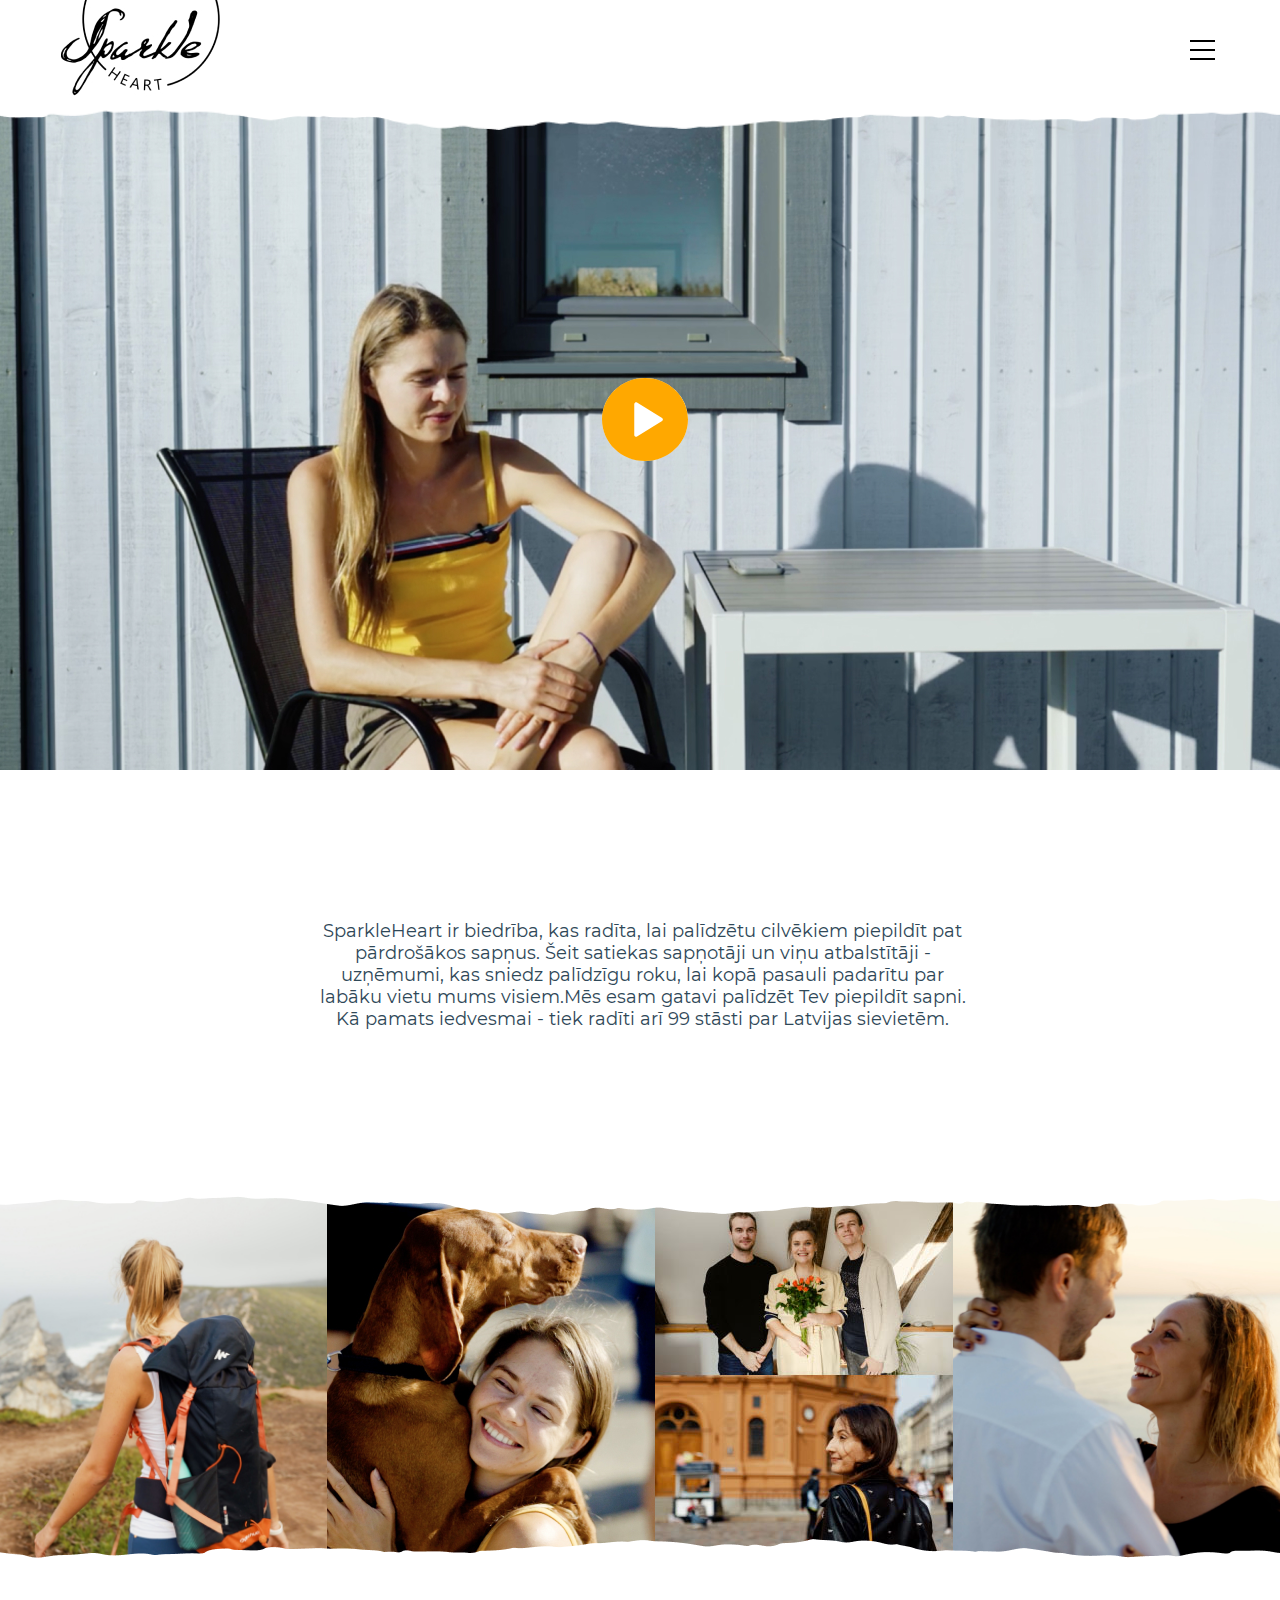
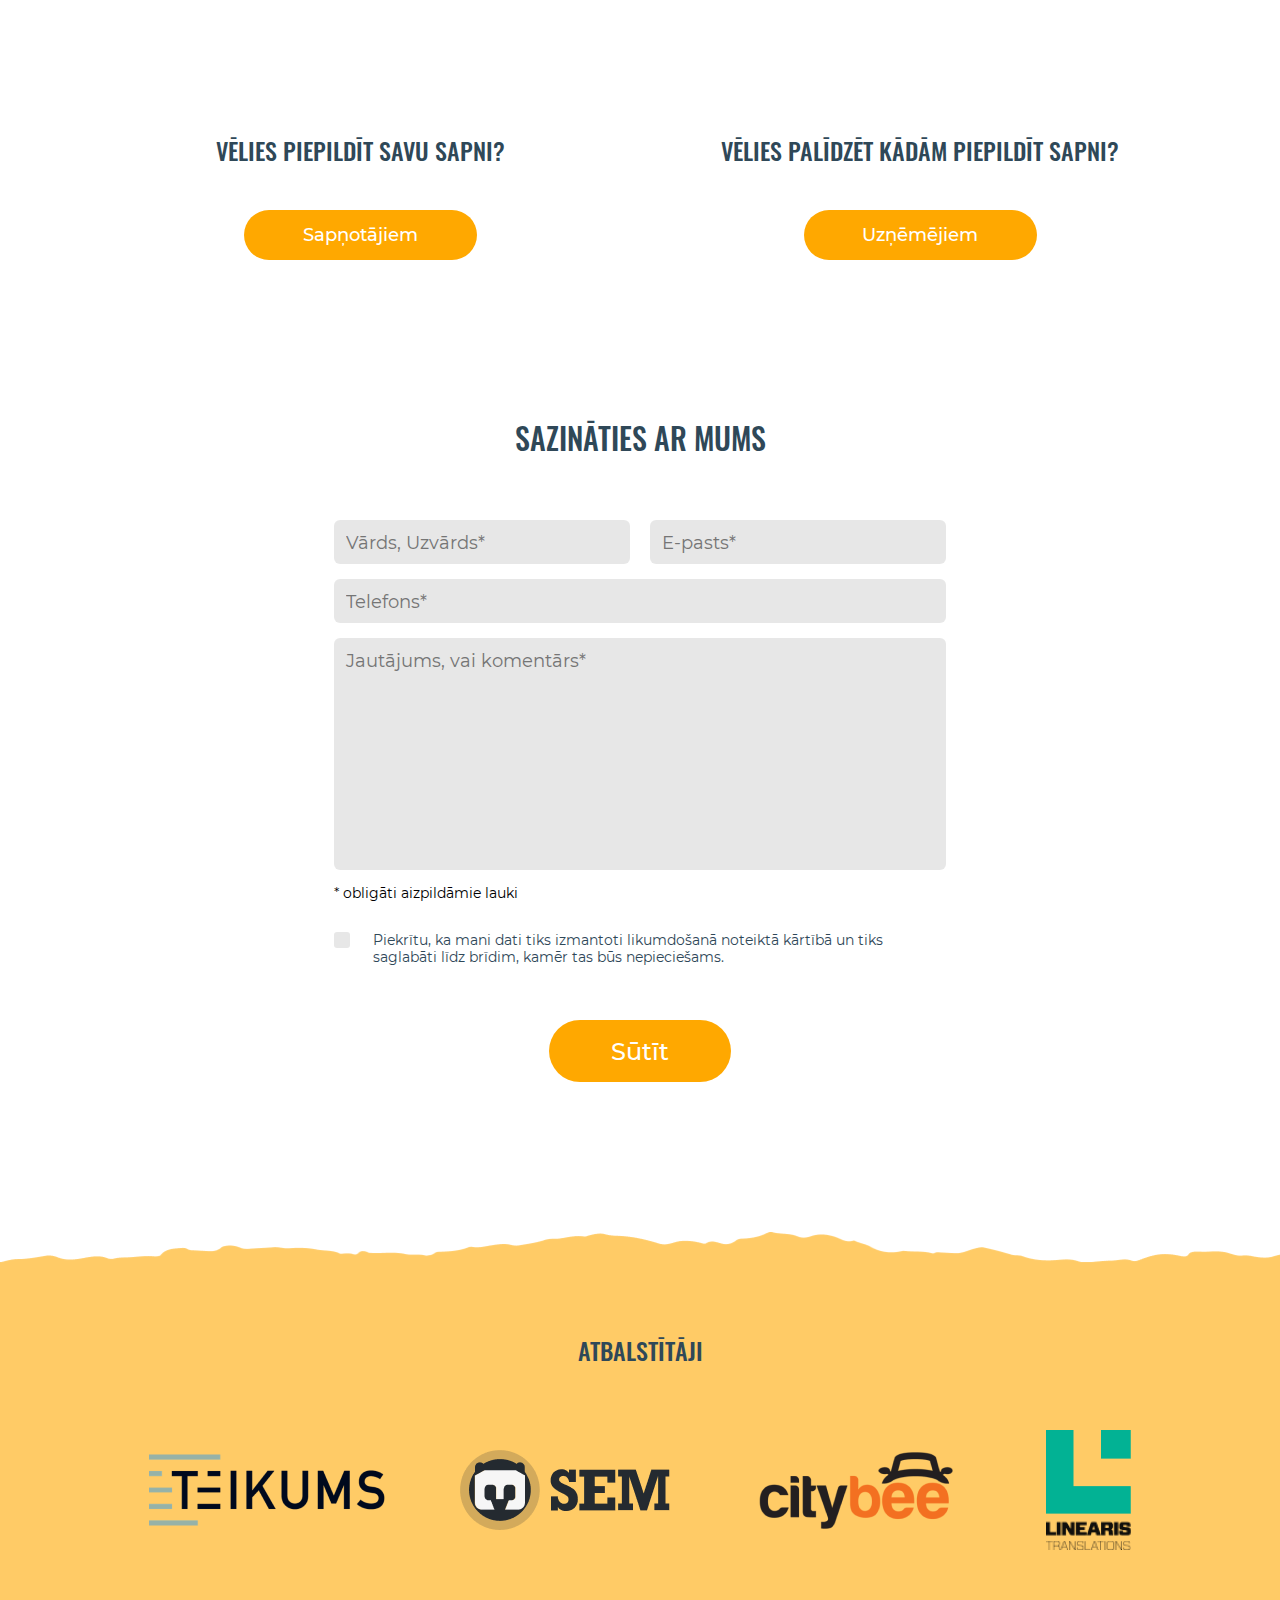
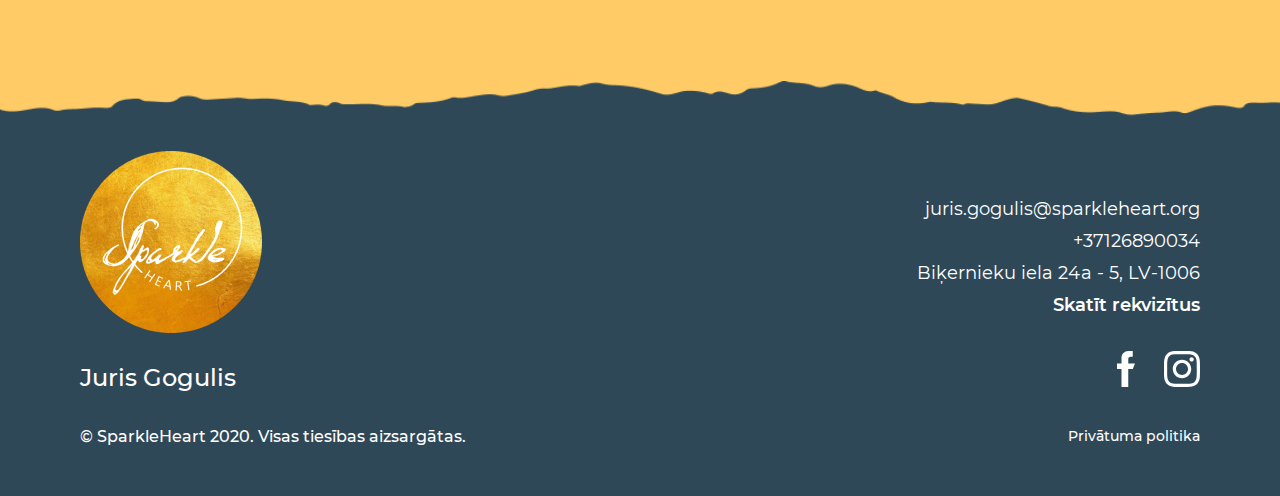
<file: index.html>
<!DOCTYPE html>
<html lang="lv">

<head>
   <meta charset="UTF-8">
   <meta name="viewport" content="width=device-width, initial-scale=1.0">
   <title>SparkleHeart</title>
   <link rel="shortcut icon" href="assets/favicon.ico" type="image/x-icon">
   <link rel="stylesheet" href="assets/css/style.css">
</head>

<body>

   <div class="container">
      <header class="header" id="header">
         <div class="header-inner" style="background-image: url(assets/img/Union11.png)">
            <div class="header-logo">
               <a href="index.html"><img src="assets/img/BlackLogo 3.jpg" alt="Sparkle Heart logo"></a>
            </div>

            <div class="nav" id="nav">
               <ul class="nav-links">
                  <li class="nav-link"><a href="ideja.html">Ideja</a></li>
                  <li class="nav-link"><a href="piesaki_sapni.html">Piesaki Sapni</a></li>
                  <li class="nav-link"><a href="uznemejiem.html">Uzņēmējiem</a></li>
                  <li class="nav-link"><a href="sapnu_banka.html">Sapņu banka</a></li>
                  <li class="nav-link"><a href="sapnus_atbalsta.html">Sapņus atbalsta</a></li>
                  <li class="nav-link"><a href="stasti.html">99 iedvesmas stāsti</a></li>
               </ul>
               <div class="language-bar">
                  <div class="nav-lang">
                     <a class="lang-link" href="#">LV</a>
                  </div>
                  <div class="other-lang">
                     <a class="lang-link" href="#">EN</a>
                     <a class="lang-link" href="#">RU</a>
                  </div>
               </div>
            </div>

            <div class="burger">
               <span class="burger-item burger-item_first"></span>
               <span class="burger-item burger-item_second"></span>
               <span class="burger-item burger-item_third"></span>
               <span class="burger-item burger-item_fourth"></span>
            </div>
         </div>
      </header>

      <section class="intro">
         <div class="intro-inner" style="background-image: url(assets/img/video.jpg)">
            <div class="intro-item">
               <a href="#"><img src="assets/img/Vector.svg" alt="Play"></a>
            </div>
         </div>
      </section>

      <section class="about">
         <div class="about-inner">
            <div class="about-content">SparkleHeart ir biedrība, kas radīta, lai palīdzētu cilvēkiem piepildīt pat
               pārdrošākos sapņus. Šeit satiekas sapņotāji un viņu atbalstītāji - uzņēmumi, kas sniedz palīdzīgu roku,
               lai
               kopā pasauli padarītu par labāku vietu mums visiem.Mēs esam gatavi palīdzēt Tev piepildīt sapni. Kā
               pamats
               iedvesmai - tiek radīti arī 99 stāsti par Latvijas sievietēm.</div>
         </div>
      </section>

      <section class="gallery">
         <div class="gallery-inner">
            <div class="gallery-top">
               <img src="assets/img/shape-up.png" alt="ripped top">
            </div>
            <div class="gallery-item">
               <img class="gallery-img" src="assets/img/image1.jpg" alt="Lauma">
            </div>
            <div class="gallery-item">
               <img class="gallery-img" src="assets/img/image2.jpg" alt="Brīnuma meita">
            </div>
            <div class="gallery-item">
               <img class="gallery-img" src="assets/img/image3.jpg" alt="Lauma">
            </div>
            <div class="gallery-item">
               <img class="gallery-img" src="assets/img/image4.jpg" alt="Brīnuma meita">
            </div>
            <div class="gallery-bottom">
               <img src="assets/img/shape-down.png" alt="ripped bottom">
            </div>
         </div>
      </section>

      <section class="buttons">
         <div class="buttons-inner">
            <div class="buttons-item">
               <h3 class="buttons-title">Vēlies Piepildīt Savu Sapni?</h3>
               <a class="buttons-btn" href="piesaki_sapni.html">Sapņotājiem</a>
            </div>
            <div class="buttons-item">
               <h3 class="buttons-title">Vēlies Palīdzēt Kādām Piepildīt Sapni?</h3>
               <a class="buttons-btn" href="uznemejiem.html">Uzņēmējiem</a>
            </div>
         </div>
      </section>

      <section class="communication">
         <div class="communication-inner">
            <h2 class="communication-title">Sazināties ar mums</h2>
            <div class="communication-form">
               <form action="#" method="POST">
                  <div class="double-form">
                     <label for="name">
                        <input id="name" type="text" name="name" placeholder="Vārds, Uzvārds*" tabindex="1">
                     </label>
                     <label for="email">
                        <input id="email" type="email" name="email" placeholder="E-pasts*" tabindex="2">
                     </label>
                  </div>
                  <label for="phone">
                     <input id="phone" type="tel" name="phone" placeholder="Telefons*" tabindex="3">
                  </label>
                  <label for="comments">
                     <textarea id="comments" type="text" class="comment-field" name="comments"
                        placeholder="Jautājums, vai komentārs*" tabindex="4"></textarea>
                  </label>
                  <p class="form-text">* obligāti aizpildāmie lauki</p>
                  <div class="comments-check">
                     <label>
                        <input id="check" type="checkbox" class="checkbox" name="check" tabindex="5">
                        <span class="fake-checkbox"></span>
                     </label>
                     <p>
                        Piekrītu, ka mani dati tiks izmantoti likumdošanā
                        noteiktā
                        kārtībā un tiks saglabāti līdz brīdim, kamēr tas būs nepieciešams.
                     </p>
                  </div>
                  <button class="form-submit" id="btn" type="submit" tabindex="6">Sūtīt</button>
               </form>
            </div>
         </div>
      </section>

      <section class="sponsors">
         <div class="sponsors-inner">
            <div class="sponsors-title">
               <h3>Atbalstītāji</h3>
            </div>
            <div class="sponsors-content">
               <div class="sponsors-logo">
                  <img class="small" src="assets/img/getlogo 1.png" alt="Teikums Logo">
               </div>
               <div class="sponsors-logo">
                  <img class="small" src="assets/img/Group.png" alt="Teikums Logo">
               </div>
               <div class="sponsors-logo">
                  <img class="small" src="assets/img/Citybee-logo 1.png" alt="Teikums Logo">
               </div>
               <div class="sponsors-logo">
                  <img class="large" src="assets/img/logo1 1.png" alt="Teikums Logo">
               </div>
            </div>
         </div>
      </section>

      <footer class="footer">
         <div class="footer-inner">
            <div class="footer-content">
               <div class="footer-item">
                  <div class="footer-logo">
                     <img src="assets/img/GoldenV2Logo 3.png" alt="Sparkle Heart logo">
                  </div>
                  <div class="footer-copyright">
                     <p>&copy; SparkleHeart 2020.</p>
                     <p>Visas tiesības aizsargātas.</p>
                  </div>
               </div>
               <div class="footer-item">
                  <div class="footer__nav">
                     <ul class="footer-links">
                        <li class="footer-link"><a href="ideja.html">Ideja</a></li>
                        <li class="footer-link"><a href="piesaki_sapni.html">Piesaki Sapni</a></li>
                        <li class="footer-link"><a href="uznemejiem.html">Uzņēmējiem</a></li>
                        <li class="footer-link"><a href="sapnu_banka.html">Sapņu Banka</a></li>
                        <li class="footer-link"><a href="sapnus_atbalsta.html">Sapņus atbalsta</a></li>
                        <li class="footer-link"><a href="stasti.html">Iedvesmas stāsti</a></li>
                     </ul>
                  </div>
               </div>
               <div class="footer-item">
                  <div class="footer__properties">
                     <div class="properties-title">
                        <h4>Biedrība SparkleHeart</h4>
                     </div>
                     <div class="properties-text">
                        <p>Reģistrācijas nr. 40008293119</p>
                        <p>Banka: SWEDBANK A/S</p>
                        <p>LV52HABA0551047652465</p>
                     </div>
                  </div>
               </div>
               <div class="footer-item">
                  <div class="footer-contacts">
                     <div class="contacts-title">
                        <h4>Juris Gogulis</h4>
                     </div>
                     <div class="contacts-text">
                        <p>juris.gogulis@sparkleheart.org</p>
                        <p>+37126890034</p>
                        <p>Biķernieku iela 24a - 5, LV-1006</p>
                     </div>
                     <div class="footer-social">
                        <div class="social-icon">
                           <a href="#"><img src="assets/img/Vector (1).svg" alt="Facebook logo"></a>
                        </div>
                        <div class="social-icon">
                           <a href="#"><img src="assets/img/Vector11.svg" alt="Instagram logo"></a>
                        </div>
                     </div>
                     <div class="footer__policy">
                        <a class="policy-link" href="#">Privātuma politika</a>
                     </div>
                  </div>
               </div>
            </div>
         </div>
      </footer>

      <footer class="sfooter">
         <div class="sfooter-inner">
            <div class="sfooter-content">
               <div class="sfooter-item1">
                  <div class="sfooter-logo">
                     <img src="assets/img/GoldenV2Logo 3.png" alt="Sparkle Heart logo">
                  </div>
                  <div class="scontacts-title">
                     <h3>Juris Gogulis</h3>
                  </div>
               </div>
               <div class="sfooter-item2">
                  <div class="sfooter-contacts">
                     <div class="scontacts-text">
                        <p>juris.gogulis@sparkleheart.org</p>
                        <p>+37126890034</p>
                        <p>Biķernieku iela 24a - 5, LV-1006</p>
                        <p><a href="#">Skatīt rekvizītus</a></p>
                     </div>
                     <div class="sfooter-social">
                        <div class="social-icon">
                           <a href="#"><img src="assets/img/Vector (1).svg" alt="Facebook logo"></a>
                        </div>
                        <div class="social-icon">
                           <a href="#"><img src="assets/img/Vector11.svg" alt="Instagram logo"></a>
                        </div>
                     </div>
                  </div>
               </div>
            </div>
            <div class="sfooter-policy">
               <p>&copy; SparkleHeart 2020. Visas tiesības aizsargātas.</p>
               <a class="policy-link" href="#">Privātuma politika</a>
            </div>
         </div>
      </footer>
   </div>
   <script src="assets/js/theme.js"></script>
</body>

</html>
</file>
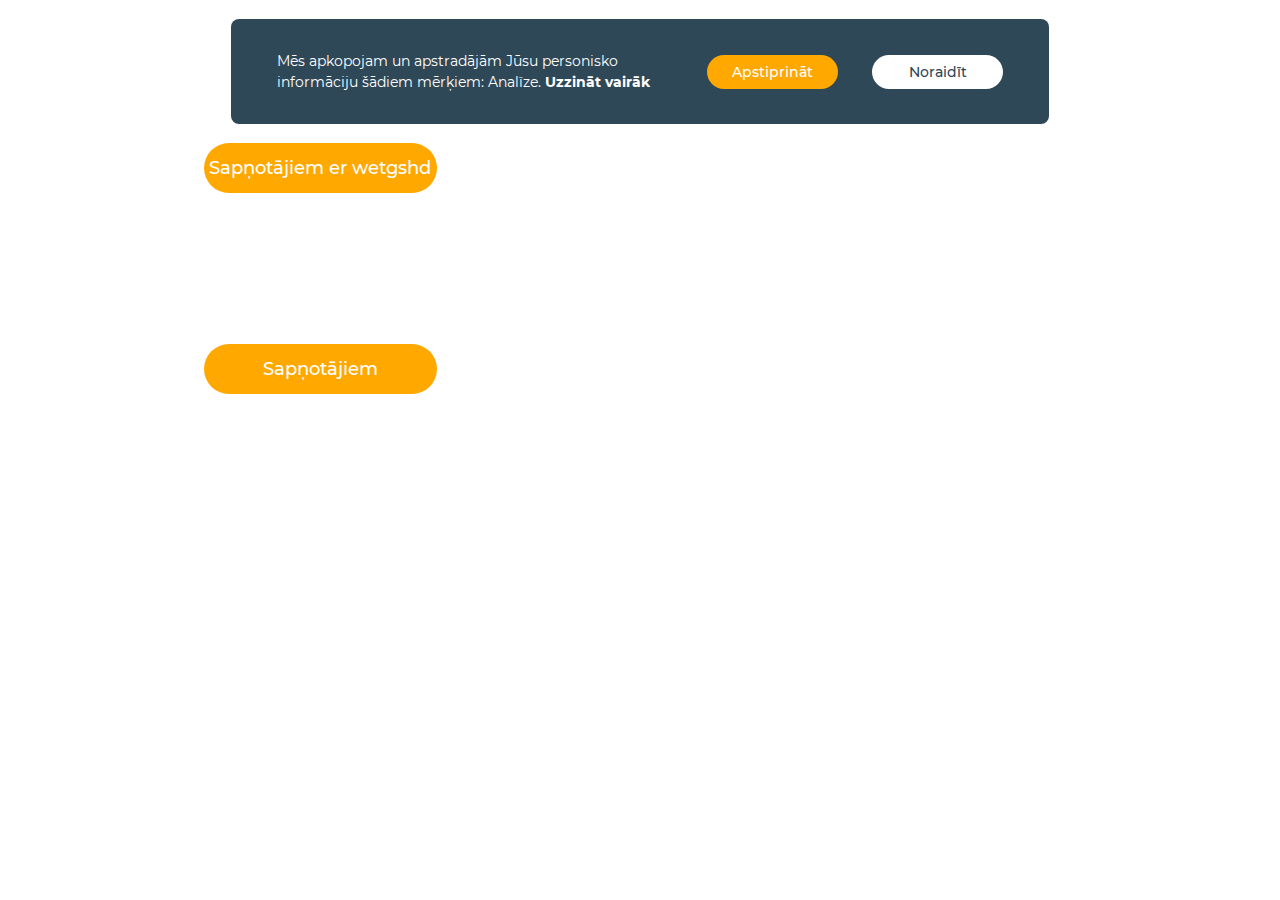
<file: modals.html>
<!DOCTYPE html>
<html lang="lv">

<head>
  <meta charset="UTF-8">
  <meta name="viewport" content="width=device-width, initial-scale=1.0">
  <title>SparkleHeart</title>
  <link rel="shortcut icon" href="assets/favicon.ico" type="image/x-icon">
  <link rel="stylesheet" href="assets/css/style.css">
</head>

<body>

  <section class="modal-video">
    <div class="video-inner">
      <img src="assets/img/BR MEITA 1.jpg" alt="image">
      <a class="play-icon" href="#"><img src="assets/img/Vector.svg" alt="Play"></a>
    </div>
    <div class="video-name">Arta Balode</div>
    <div class="video-close">
      <img src="assets/img/close.svg" alt="close">
    </div>
  </section>

  <br>

  <section class="cookies">
    <div class="cookies-inner">
      <div class="cookies-text">Mēs apkopojam un apstradājām Jūsu personisko informāciju šādiem mērķiem: Analīze.
        <a class="cookies-link" href="#">Uzzināt vairāk</a>
      </div>
      <div class="cookies-buttons">
        <button class="cookies-btn orange">Apstiprināt</button>
        <button class="cookies-btn white">Noraidīt</button>
      </div>
    </div>
  </section>

  <br>


  <div class="buttons-item">
    <button class="buttons-btn">Sapņotājiem er wetgshd</button>
  </div>
  <div class="buttons-item">
    <a class="buttons-btn" href="#">Sapņotājiem</a>
  </div>


</body>

</html>
</file>
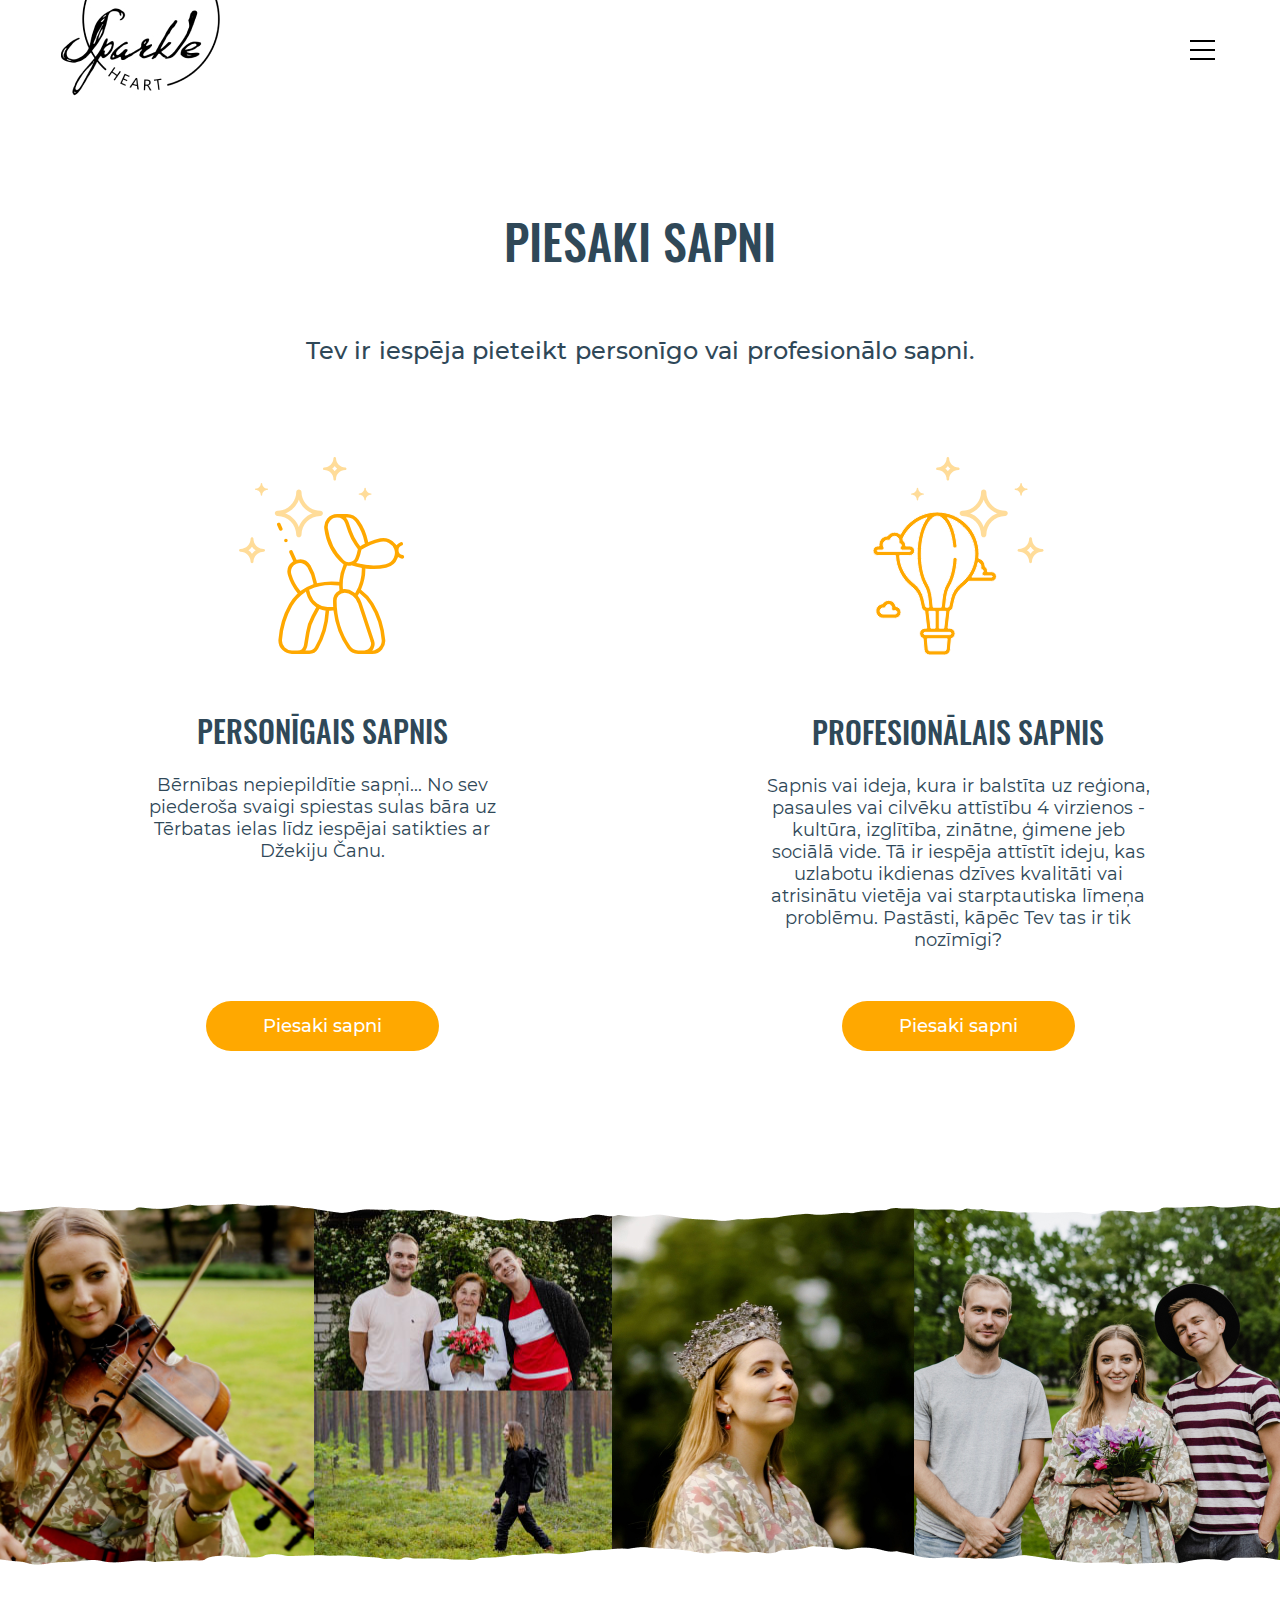
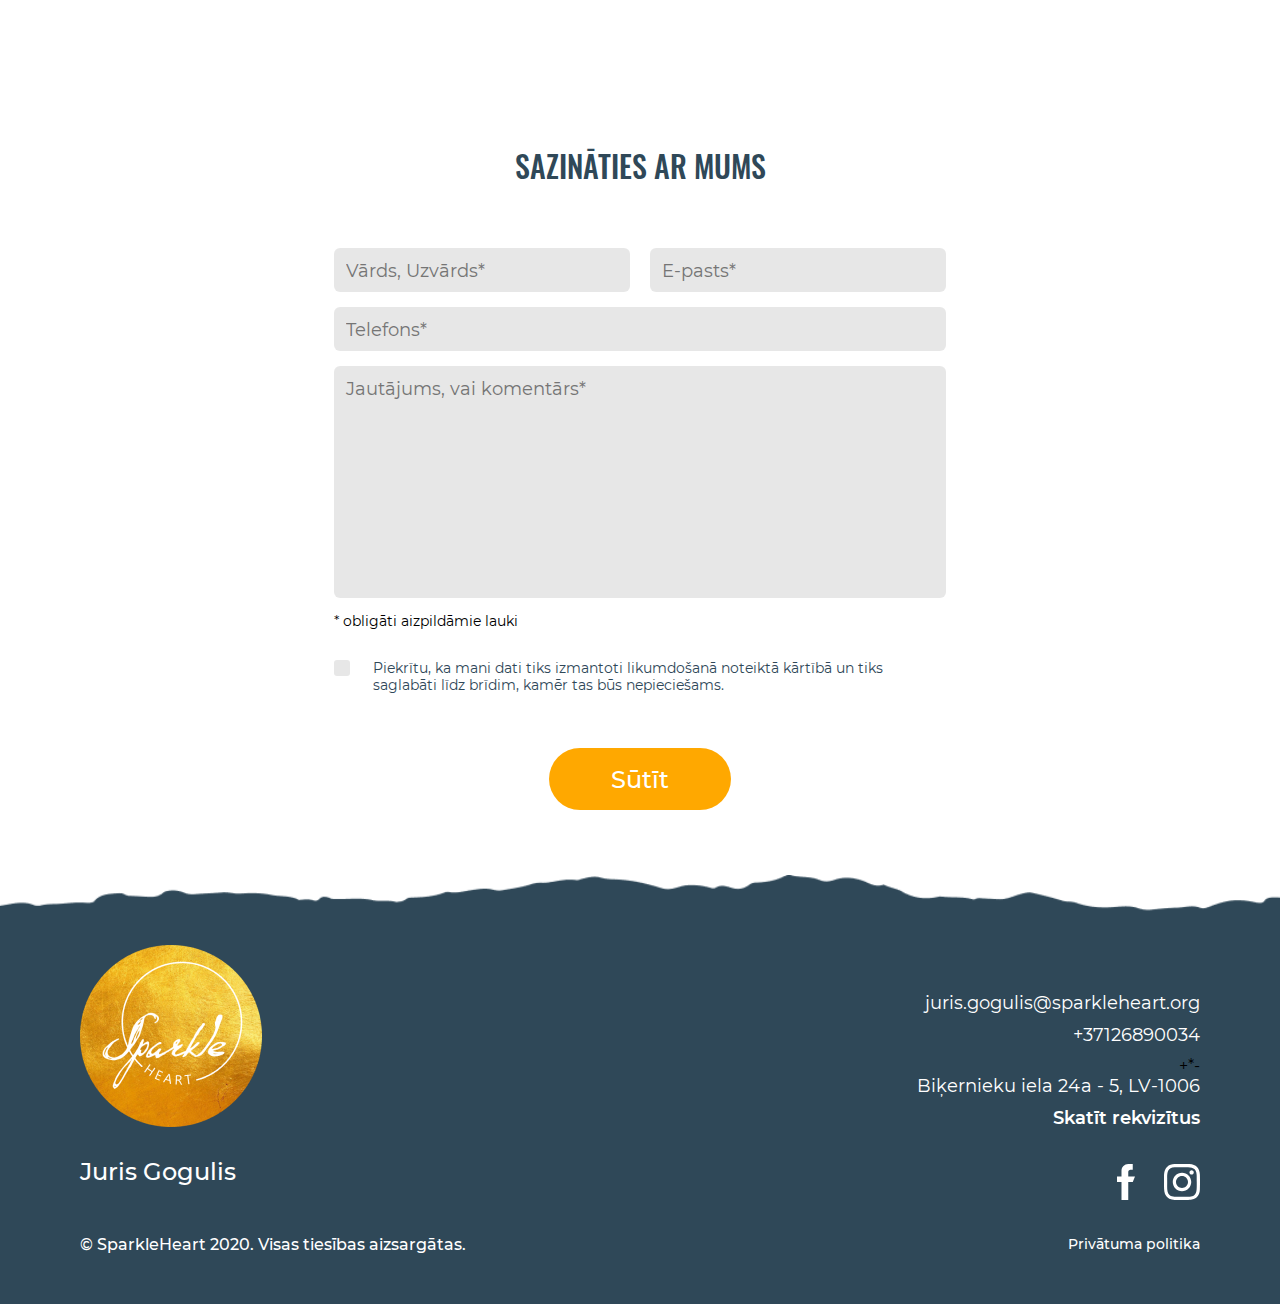
<file: piesaki_sapni.html>
<!DOCTYPE html>
<html lang="lv">

<head>
  <meta charset="UTF-8">
  <meta name="viewport" content="width=device-width, initial-scale=1.0">
  <title>SparkleHeart</title>
  <link rel="shortcut icon" href="assets/favicon.ico" type="image/x-icon">
  <link rel="stylesheet" href="assets/css/style.css">
</head>

<body>

  <div class="container">
    <header class="header" id="header">
      <div class="header-inner" style="background-image: url(assets/img/Union11.png)">
        <div class="header-logo">
          <a href="index.html"><img src="assets/img/BlackLogo 3.jpg" alt="Sparkle Heart logo"></a>
        </div>

        <div class="nav" id="nav">
          <ul class="nav-links">
            <li class="nav-link"><a href="ideja.html">Ideja</a></li>
            <li class="nav-link nav-link_active"><a href="#">Piesaki Sapni</a></li>
            <li class="nav-link"><a href="uznemejiem.html">Uzņēmējiem</a></li>
            <li class="nav-link"><a href="sapnu_banka.html">Sapņu banka</a></li>
            <li class="nav-link"><a href="sapnus_atbalsta.html">Sapņus atbalsta</a></li>
            <li class="nav-link"><a href="stasti.html">99 iedvesmas stāsti</a></li>
          </ul>
          <div class="language-bar">
            <div class="nav-lang">
              <a class="lang-link" href="#">LV</a>
            </div>
            <div class="other-lang">
              <a class="lang-link" href="#">EN</a>
              <a class="lang-link" href="#">RU</a>
            </div>
          </div>
        </div>

        <div class="burger">
          <span class="burger-item burger-item_first"></span>
          <span class="burger-item burger-item_second"></span>
          <span class="burger-item burger-item_third"></span>
          <span class="burger-item burger-item_fourth"></span>
        </div>
      </div>
    </header>

    <section class="idea-intro">
      <div class="idea-intro_title">
        <h2>Piesaki Sapni</h2>
      </div>
      <div class="idea-intro_subtitle">
        <p>Tev ir iespēja pieteikt personīgo vai profesionālo sapni.</p>
      </div>
    </section>

    <section class="dreams">
      <div class="dreams-item">
        <div class="dreams-img">
          <img class="dreams-icon" src="assets/img/dog-icon.svg" alt="dog icon">
        </div>
        <div class="dreams-title">
          <h3>Personīgais Sapnis</h3>
        </div>
        <div class="dreams-text">
          <p>Bērnības nepiepildītie sapņi... No sev piederoša svaigi spiestas sulas bāra uz Tērbatas ielas līdz iespējai
            satikties ar Džekiju Čanu.</p>
        </div>
        <a class="buttons-btn" href="piesaki_sapni.html">Piesaki sapni</a>
      </div>
      <div class="dreams-item">
        <div class="dreams-img">
          <img class="dreams-icon" src="assets/img/baloon-icon.svg" alt="baloon icon">
        </div>
        <div class="dreams-title">
          <h3>Profesionālais Sapnis</h3>
        </div>
        <div class="dreams-text">
          <p>Sapnis vai ideja, kura ir balstīta uz reģiona, pasaules vai cilvēku attīstību 4 virzienos - kultūra,
            izglītība, zinātne, ģimene jeb sociālā vide. Tā ir iespēja attīstīt ideju, kas uzlabotu ikdienas dzīves
            kvalitāti vai atrisinātu vietēja vai starptautiska līmeņa problēmu. Pastāsti, kāpēc Tev tas ir tik nozīmīgi?
          </p>
        </div>
        <a class="buttons-btn" href="piesaki_sapni.html">Piesaki sapni</a>
      </div>
    </section>

    <section class="gallery">
      <div class="gallery-inner">
        <div class="gallery-top">
          <img src="assets/img/shape-up.png" alt="ripped top">
        </div>
        <div class="gallery-item">
          <img class="gallery-img" src="assets/img/image5.jpg" alt="Lauma">
        </div>
        <div class="gallery-item">
          <img class="gallery-img" src="assets/img/image6.jpg" alt="Brīnuma meita">
        </div>
        <div class="gallery-item">
          <img class="gallery-img" src="assets/img/image7.jpg" alt="Lauma">
        </div>
        <div class="gallery-item">
          <img class="gallery-img" src="assets/img/image8.jpg" alt="Brīnuma meita">
        </div>
        <div class="gallery-bottom">
          <img src="assets/img/shape-down.png" alt="ripped bottom">
        </div>
      </div>
    </section>

    <section class="communication">
      <div class="communication-inner">
        <h2 class="communication-title">Sazināties ar mums</h2>

        <div class="communication-form">
          <form action="#" method="POST">
            <div class="double-form">
              <label for="name">
                <input id="name" type="text" name="name" placeholder="Vārds, Uzvārds*" tabindex="1">
              </label>
              <label for="email">
                <input id="email" type="email" name="email" placeholder="E-pasts*" tabindex="2">
              </label>
            </div>
            <label for="phone">
              <input id="phone" type="tel" name="phone" placeholder="Telefons*" tabindex="3">
            </label>
            <label for="comments">
              <textarea id="comments" type="text" class="comment-field" name="comments"
                placeholder="Jautājums, vai komentārs*" tabindex="4"></textarea>
            </label>
            <div class="comments-submit">
              <p class="form-text">* obligāti aizpildāmie lauki</p>
              <div class="comments-check">
                <label>
                  <input id="check" type="checkbox" class="checkbox" name="check" tabindex="5">
                  <span class="fake-checkbox"></span>
                </label>
                <p>
                  Piekrītu, ka mani dati tiks izmantoti likumdošanā
                  noteiktā
                  kārtībā un tiks saglabāti līdz brīdim, kamēr tas būs nepieciešams.
                </p>
              </div>
              <button class="form-submit" id="btn" type="submit" tabindex="6">Sūtīt</button>
            </div>
            <div class="comments-after">
              <div class="after-title">
                <h3>Paldies, ka sapņo!</h3>
              </div>
              <div class="after-text">
                <p>Ja Tavs sapnis tiks izvēlēts, mēs ar Tevi sazināsimies.</p>
              </div>
            </div>
          </form>
        </div>
      </div>
    </section>

    <footer class="footer">
      <div class="footer-inner footer-inner_idea">
        <div class="footer-content">
          <div class="footer-item">
            <div class="footer-logo">
              <img src="assets/img/GoldenV2Logo 3.png" alt="Sparkle Heart logo">
            </div>
            <div class="footer-copyright">
              <p>&copy; SparkleHeart 2020.</p>
              <p>Visas tiesības aizsargātas.</p>
            </div>
          </div>
          <div class="footer-item">
            <div class="footer__nav">
              <ul class="footer-links">
                <li class="footer-link"><a href="ideja.html">Ideja</a></li>
                <li class="footer-link"><a href="piesaki_sapni.html">Piesaki Sapni</a></li>
                <li class="footer-link"><a href="uznemejiem.html">Uzņēmējiem</a></li>
                <li class="footer-link"><a href="sapnu_banka.html">Sapņu Banka</a></li>
                <li class="footer-link"><a href="sapnus_atbalsta.html">Sapņus atbalsta</a></li>
                <li class="footer-link"><a href="stasti.html">Iedvesmas stāsti</a></li>
              </ul>
            </div>
          </div>
          <div class="footer-item">
            <div class="footer__properties">
              <div class="properties-title">
                <h4>Biedrība SparkleHeart</h4>
              </div>
              <div class="properties-text">
                <p>Reģistrācijas nr. 40008293119</p>
                <p>Banka: SWEDBANK A/S</p>
                <p>LV52HABA0551047652465</p>
              </div>
            </div>
          </div>
          <div class="footer-item">
            <div class="footer-contacts">
              <div class="contacts-title">
                <h4>Juris Gogulis</h4>
              </div>
              <div class="contacts-text">
                <p>juris.gogulis@sparkleheart.org</p>
                <p>+37126890034</p>
                <p>Biķernieku iela 24a - 5, LV-1006</p>
              </div>
              <div class="footer-social">
                <div class="social-icon">
                  <a href="#"><img src="assets/img/Vector (1).svg" alt="Facebook logo"></a>
                </div>
                <div class="social-icon">
                  <a href="#"><img src="assets/img/Vector11.svg" alt="Instagram logo"></a>
                </div>
              </div>
              <div class="footer__policy">
                <a class="policy-link" href="#">Privātuma politika</a>
              </div>
            </div>
          </div>
        </div>
      </div>
    </footer>


    <footer class="sfooter">
      <div class="sfooter-inner">
        <div class="sfooter-content">
          <div class="sfooter-item1">
            <div class="sfooter-logo">
              <img src="assets/img/GoldenV2Logo 3.png" alt="Sparkle Heart logo">
            </div>
            <div class="scontacts-title">
              <h3>Juris Gogulis</h3>
            </div>
          </div>
          <div class="sfooter-item2">
            <div class="sfooter-contacts">
              <div class="scontacts-text">
                <p>juris.gogulis@sparkleheart.org</p>
                <p>+37126890034</p>+*-
                <p>Biķernieku iela 24a - 5, LV-1006</p>
                <p><a href="#">Skatīt rekvizītus</a></p>
              </div>
              <div class="sfooter-social">
                <div class="social-icon">
                  <a href="#"><img src="assets/img/Vector (1).svg" alt="Facebook logo"></a>
                </div>
                <div class="social-icon">
                  <a href="#"><img src="assets/img/Vector11.svg" alt="Instagram logo"></a>
                </div>
              </div>
            </div>
          </div>
        </div>
        <div class="sfooter-policy">
          <p>&copy; SparkleHeart 2020. Visas tiesības aizsargātas.</p>
          <a class="policy-link" href="#">Privātuma politika</a>
        </div>
      </div>
    </footer>
  </div>
  <script src="assets/js/theme.js"></script>
</body>

</html>
</file>
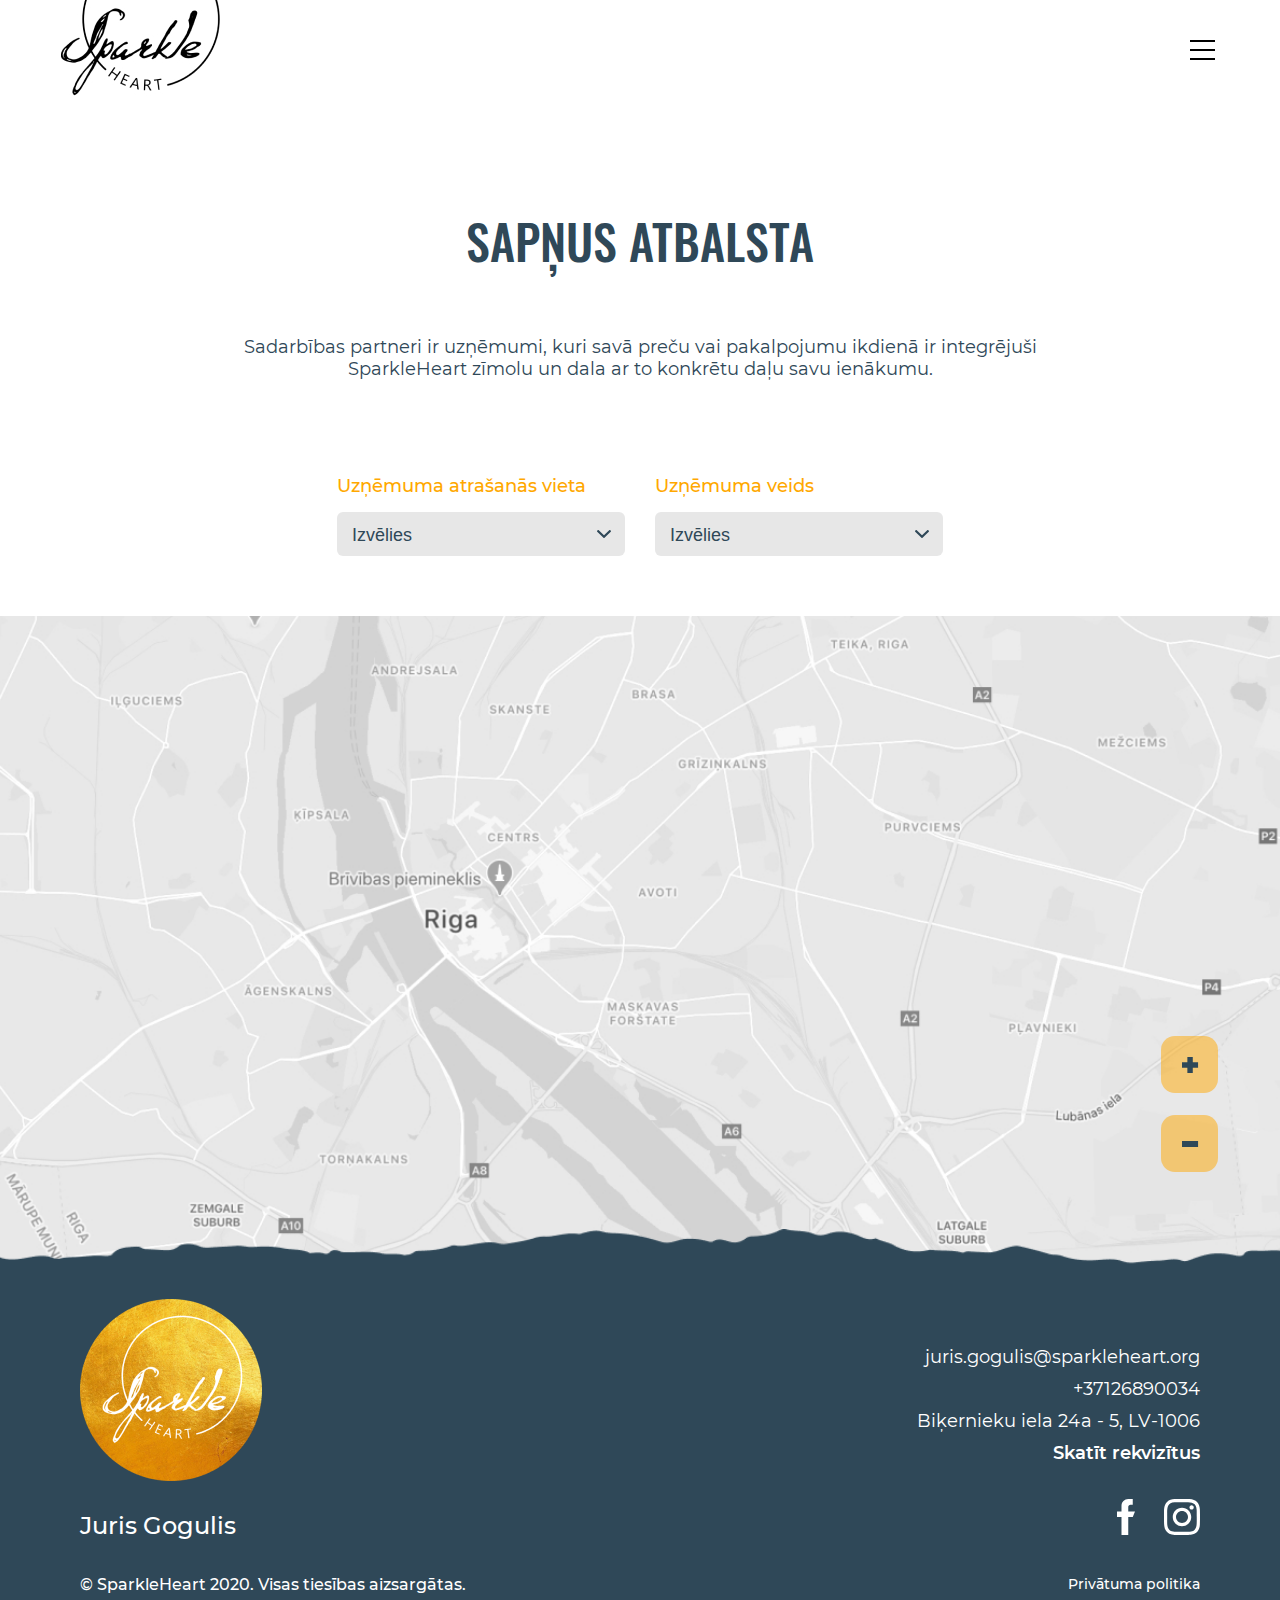
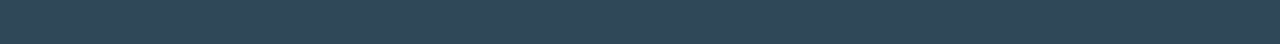
<file: sapnus_atbalsta.html>
<!DOCTYPE html>
<html lang="lv">

<head>
  <meta charset="UTF-8">
  <meta name="viewport" content="width=device-width, initial-scale=1.0">
  <title>SparkleHeart</title>
  <link rel="shortcut icon" href="assets/favicon.ico" type="image/x-icon">
  <link rel="stylesheet" href="assets/css/style.css">
  <link href='https://api.mapbox.com/mapbox-gl-js/v1.12.0/mapbox-gl.css' rel='stylesheet' />
  <script src='https://api.mapbox.com/mapbox-gl-js/v1.12.0/mapbox-gl.js'></script>
</head>

<body>

  <div class="container">
    <header class="header" id="header">
      <div class="header-inner" style="background-image: url(assets/img/Union11.png)">
        <div class="header-logo">
          <a href="index.html"><img src="assets/img/BlackLogo 3.jpg" alt="Sparkle Heart logo"></a>
        </div>

        <div class="nav" id="nav">
          <ul class="nav-links">
            <li class="nav-link"><a href="ideja.html">Ideja</a></li>
            <li class="nav-link"><a href="piesaki_sapni.html">Piesaki Sapni</a></li>
            <li class="nav-link"><a href="uznemejiem.html">Uzņēmējiem</a></li>
            <li class="nav-link"><a href="sapnu_banka.html">Sapņu banka</a></li>
            <li class="nav-link nav-link_active"><a href="#">Sapņus atbalsta</a></li>
            <li class="nav-link"><a href="stasti.html">99 iedvesmas stāsti</a></li>
          </ul>
          <div class="language-bar">
            <div class="nav-lang">
              <a class="lang-link" href="#">LV</a>
            </div>
            <div class="other-lang">
              <a class="lang-link" href="#">EN</a>
              <a class="lang-link" href="#">RU</a>
            </div>
          </div>
        </div>

        <div class="burger">
          <span class="burger-item burger-item_first"></span>
          <span class="burger-item burger-item_second"></span>
          <span class="burger-item burger-item_third"></span>
          <span class="burger-item burger-item_fourth"></span>
        </div>
      </div>
    </header>

    <section class="idea-intro">
      <div class="idea-intro_title">
        <h2>Sapņus atbalsta</h2>
      </div>
      <div class="idea-intro_text bottom95">
        <p>Sadarbības partneri ir uzņēmumi, kuri savā preču vai pakalpojumu ikdienā ir integrējuši SparkleHeart zīmolu
          un dala ar to konkrētu daļu savu ienākumu.</p>
      </div>
    </section>

    <section class="support">
      <div class="support-form">
        <form class="form">
          <div class="support-select">
            <label for="place"><span>Uzņēmuma atrašanās vieta</span></label>
            <select id="place" name="place">
              <option>Izvēlies</option>
              <option value="Rīga">Rīga</option>
              <option value="Jelgava">Jelgava</option>
              <option value="Ogre">Ogre</option>
            </select>
          </div>
          <div class="support-select">
            <label for="type"><span>Uzņēmuma veids</span></label>
            <select id="type" name="type">
              <option>Izvēlies</option>
              <option value="Ēdināšāna">Ēdināšana</option>
            </select>
          </div>
        </form>
      </div>
      <div class="support-addresses">
        <div class="addresses-inner">
          <div class="company-block">
            <div class="company-logo">
              <img src="assets/img/purch.png" alt="purch logo">
            </div>
            <div class="address-content">
              <div class="company-name">PURCH restaurant</div>
              <div class="company-contacts">
                <p>+371 25425254</p>
                <p>Dzelzavas iela 51A</p>
              </div>
            </div>
          </div>
          <div class="company-block">
            <div class="company-logo">
              <img src="assets/img/kurts.png" alt="kurts logo">
            </div>
            <div class="address-content">
              <div class="company-name">Kurts coffee</div>
              <div class="company-contacts">
                <p>+371 23202079</p>
                <p>Cēsu iela 20, Tērbatas iela 2i</p>
              </div>
            </div>
          </div>
        </div>
      </div>
    </section>

    <section class="map">
      <div class="map-inner" id="map" style="background-image: url(assets/img/map.jpg)">
        <div class="map-tools">
          <div class="tool-box">
            <img class="tool-img" src="assets/img/plus.svg" alt="plus">
          </div>
          <div class="tool-box">
            <img class="tool-img" src="assets/img/minus.svg" alt="minus">
          </div>
        </div>
        <div class="info">
          <div class="info-pin">
            <img src="assets/img/pin.svg" alt="pin icon">
          </div>
          <div class="info-inner">
            <div class="info-logo">
              <img src="assets/img/AUCH.png" alt="AUCH logo">
            </div>
            <div class="info-content">
              <div class="info-content_name">AUCH beauty home</div>
              <div class="info-content_contacts">
                <p>+371 28361686, +371 23202079</p>
                <p>auchbeauty@gmail.com</p>
                <p>Cēsu iela 20, Rīga</p>
              </div>
            </div>
          </div>
        </div>
      </div>
    </section>

    <footer class="footer">
      <div class="footer-inner">
        <div class="footer-content">
          <div class="footer-item">
            <div class="footer-logo">
              <img src="assets/img/GoldenV2Logo 3.png" alt="Sparkle Heart logo">
            </div>
            <div class="footer-copyright">
              <p>&copy; SparkleHeart 2020.</p>
              <p>Visas tiesības aizsargātas.</p>
            </div>
          </div>
          <div class="footer-item">
            <div class="footer__nav">
              <ul class="footer-links">
                <li class="footer-link"><a href="ideja.html">Ideja</a></li>
                <li class="footer-link"><a href="piesaki_sapni.html">Piesaki Sapni</a></li>
                <li class="footer-link"><a href="uznemejiem.html">Uzņēmējiem</a></li>
                <li class="footer-link"><a href="sapnu_banka.html">Sapņu Banka</a></li>
                <li class="footer-link"><a href="sapnus_atbalsta.html">Sapņus atbalsta</a></li>
                <li class="footer-link"><a href="stasti.html">Iedvesmas stāsti</a></li>
              </ul>
            </div>
          </div>
          <div class="footer-item">
            <div class="footer__properties">
              <div class="properties-title">
                <h4>Biedrība SparkleHeart</h4>
              </div>
              <div class="properties-text">
                <p>Reģistrācijas nr. 40008293119</p>
                <p>Banka: SWEDBANK A/S</p>
                <p>LV52HABA0551047652465</p>
              </div>
            </div>
          </div>
          <div class="footer-item">
            <div class="footer-contacts">
              <div class="contacts-title">
                <h4>Juris Gogulis</h4>
              </div>
              <div class="contacts-text">
                <p>juris.gogulis@sparkleheart.org</p>
                <p>+37126890034</p>
                <p>Biķernieku iela 24a - 5, LV-1006</p>
              </div>
              <div class="footer-social">
                <div class="social-icon">
                  <a href="#"><img src="assets/img/Vector (1).svg" alt="Facebook logo"></a>
                </div>
                <div class="social-icon">
                  <a href="#"><img src="assets/img/Vector11.svg" alt="Instagram logo"></a>
                </div>
              </div>
              <div class="footer__policy">
                <a class="policy-link" href="#">Privātuma politika</a>
              </div>
            </div>
          </div>
        </div>
      </div>
    </footer>

    <footer class="sfooter">
      <div class="sfooter-inner">
        <div class="sfooter-content">
          <div class="sfooter-item1">
            <div class="sfooter-logo">
              <img src="assets/img/GoldenV2Logo 3.png" alt="Sparkle Heart logo">
            </div>
            <div class="scontacts-title">
              <h3>Juris Gogulis</h3>
            </div>
          </div>
          <div class="sfooter-item2">
            <div class="sfooter-contacts">
              <div class="scontacts-text">
                <p>juris.gogulis@sparkleheart.org</p>
                <p>+37126890034</p>
                <p>Biķernieku iela 24a - 5, LV-1006</p>
                <p><a href="#">Skatīt rekvizītus</a></p>
              </div>
              <div class="sfooter-social">
                <div class="social-icon">
                  <a href="#"><img src="assets/img/Vector (1).svg" alt="Facebook logo"></a>
                </div>
                <div class="social-icon">
                  <a href="#"><img src="assets/img/Vector11.svg" alt="Instagram logo"></a>
                </div>
              </div>
            </div>
          </div>
        </div>
        <div class="sfooter-policy">
          <p>&copy; SparkleHeart 2020. Visas tiesības aizsargātas.</p>
          <a class="policy-link" href="#">Privātuma politika</a>
        </div>
      </div>
    </footer>
  </div>
  
  <script src="assets/js/theme.js"></script>
  <script src="assets/js/map.js"></script>

</body>

</html>
</file>
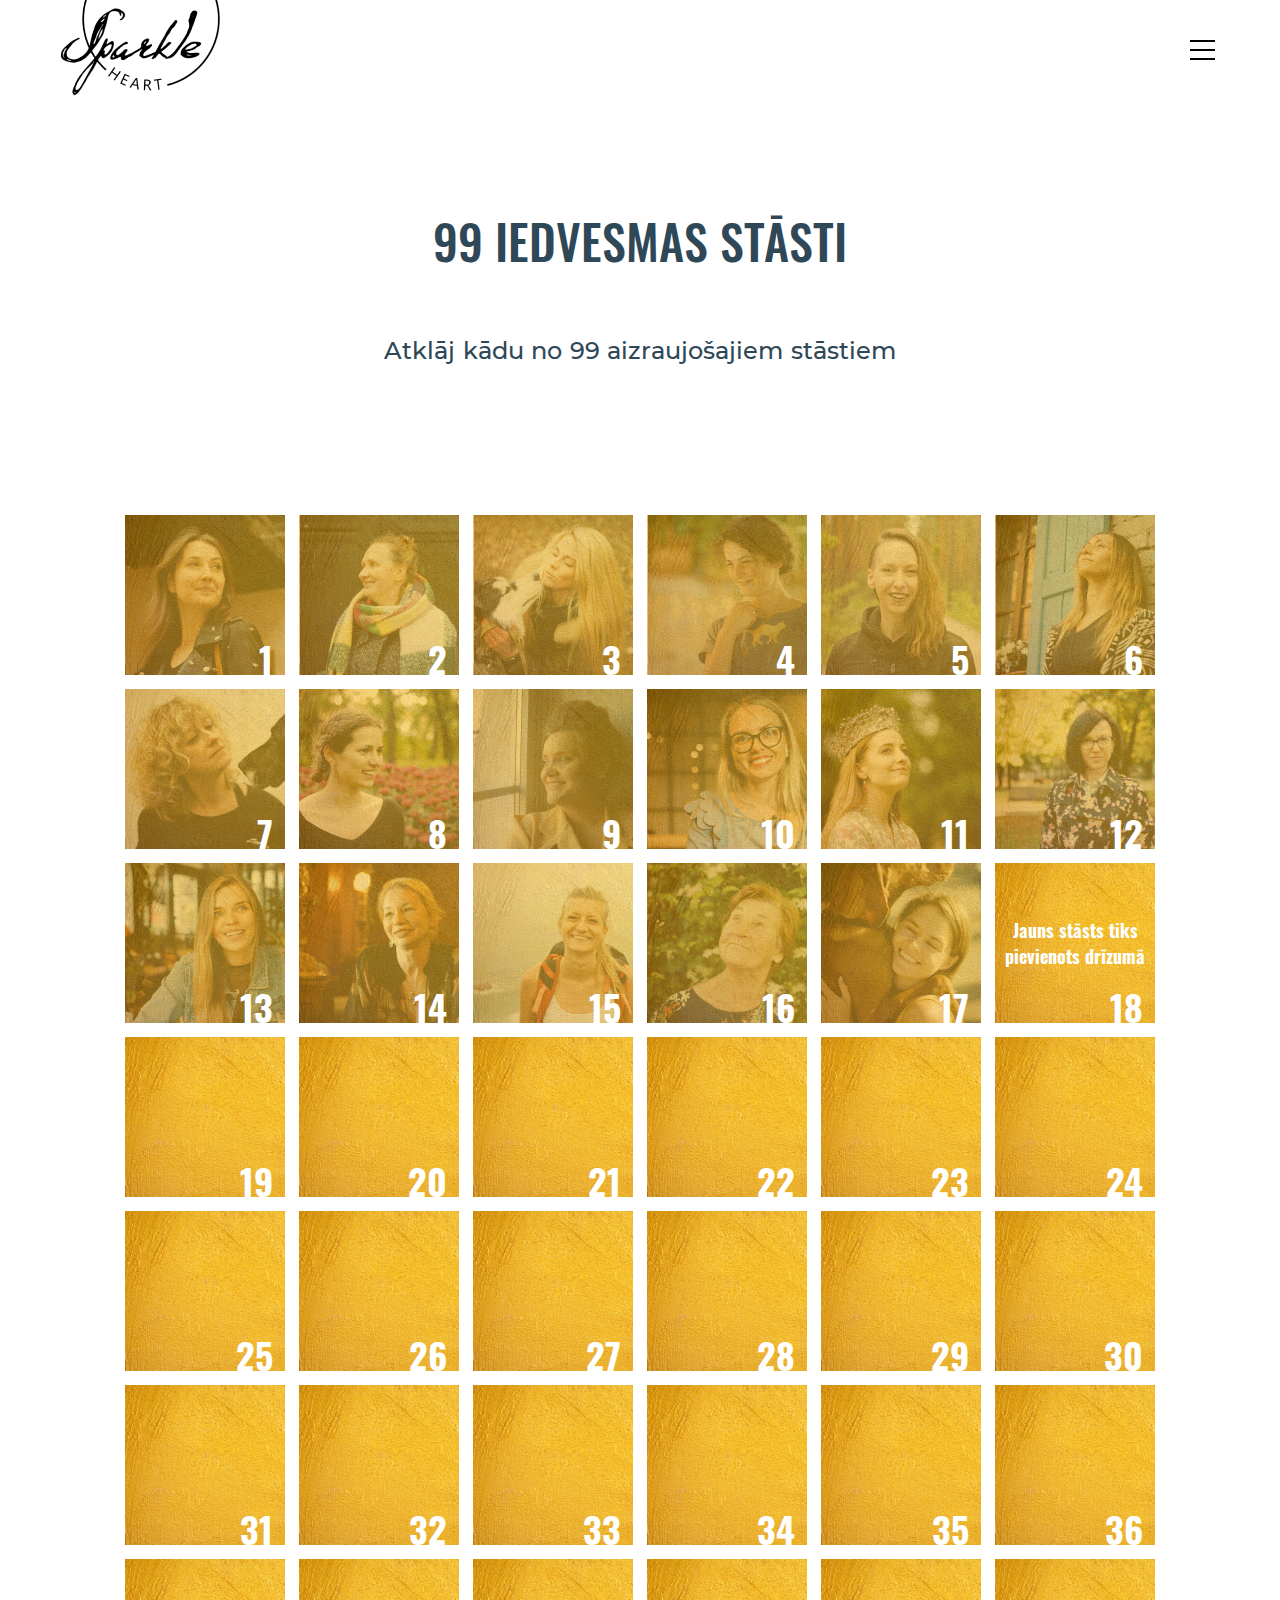
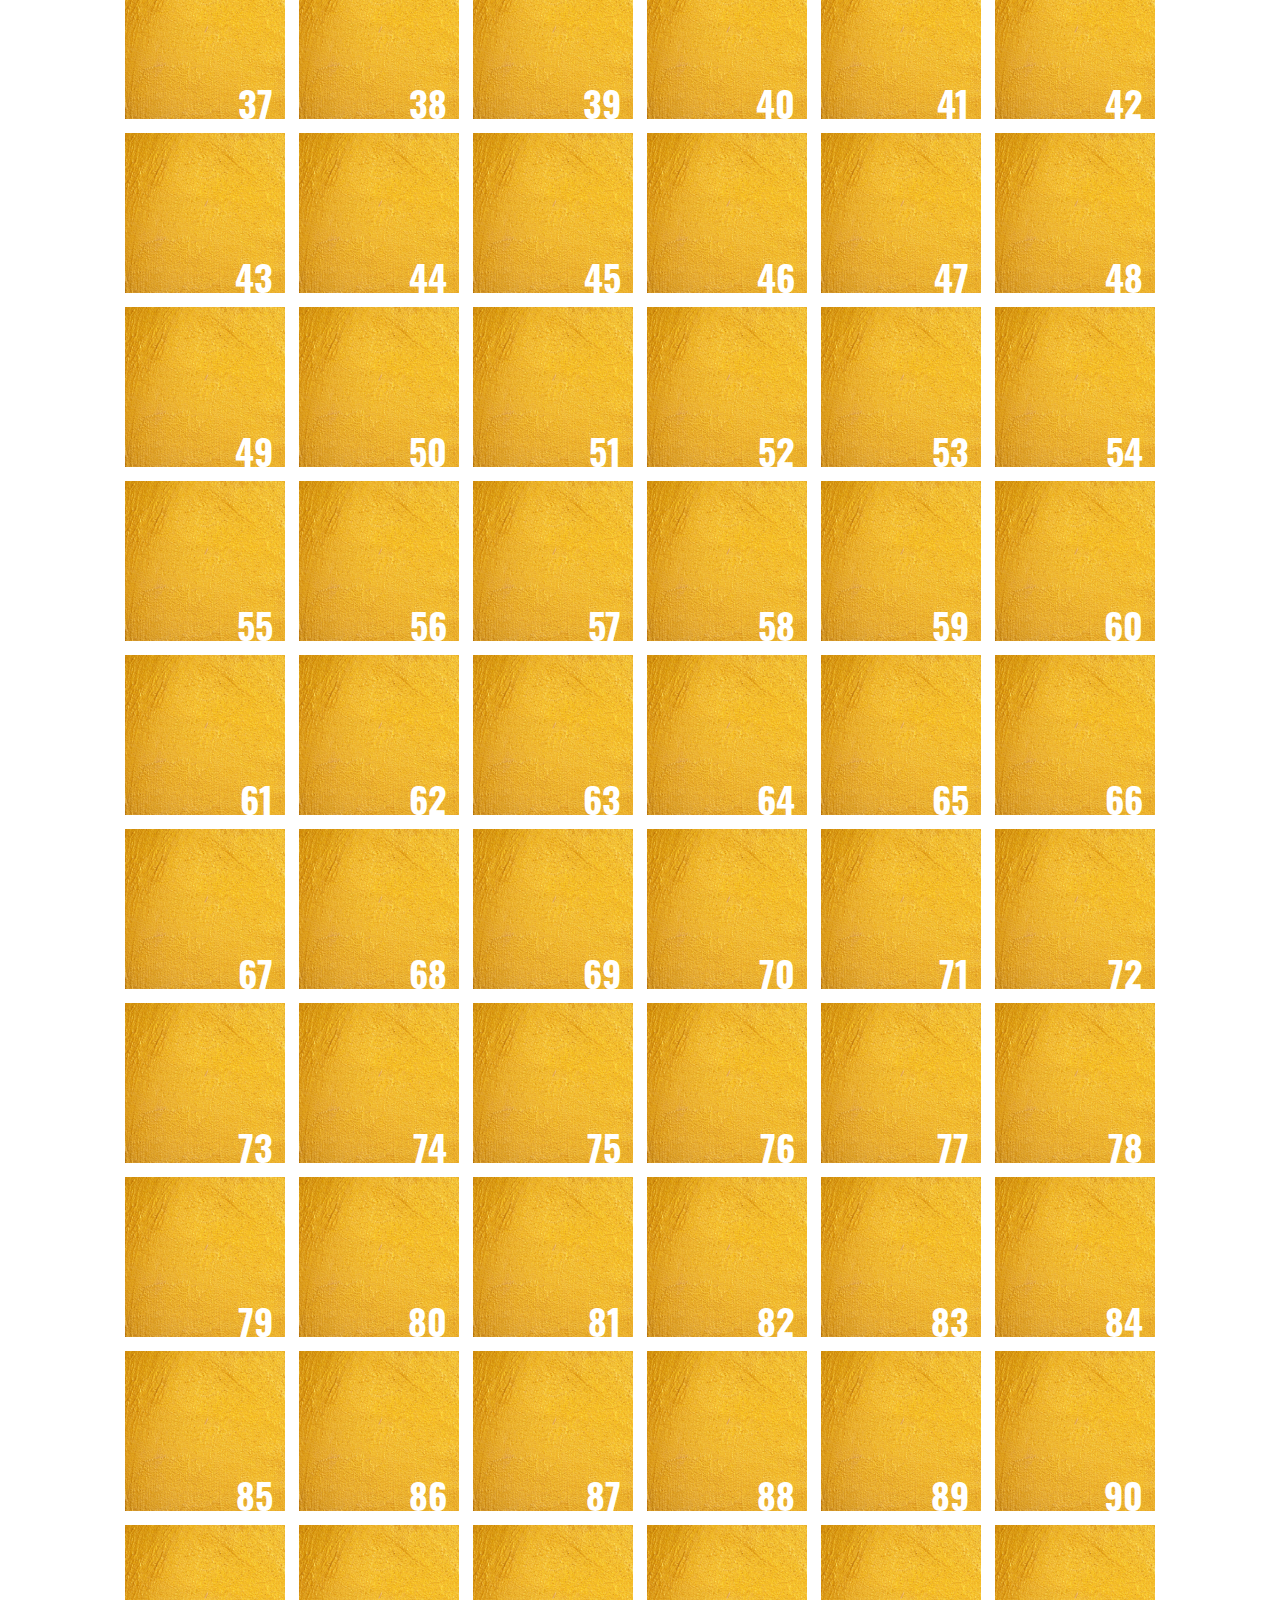
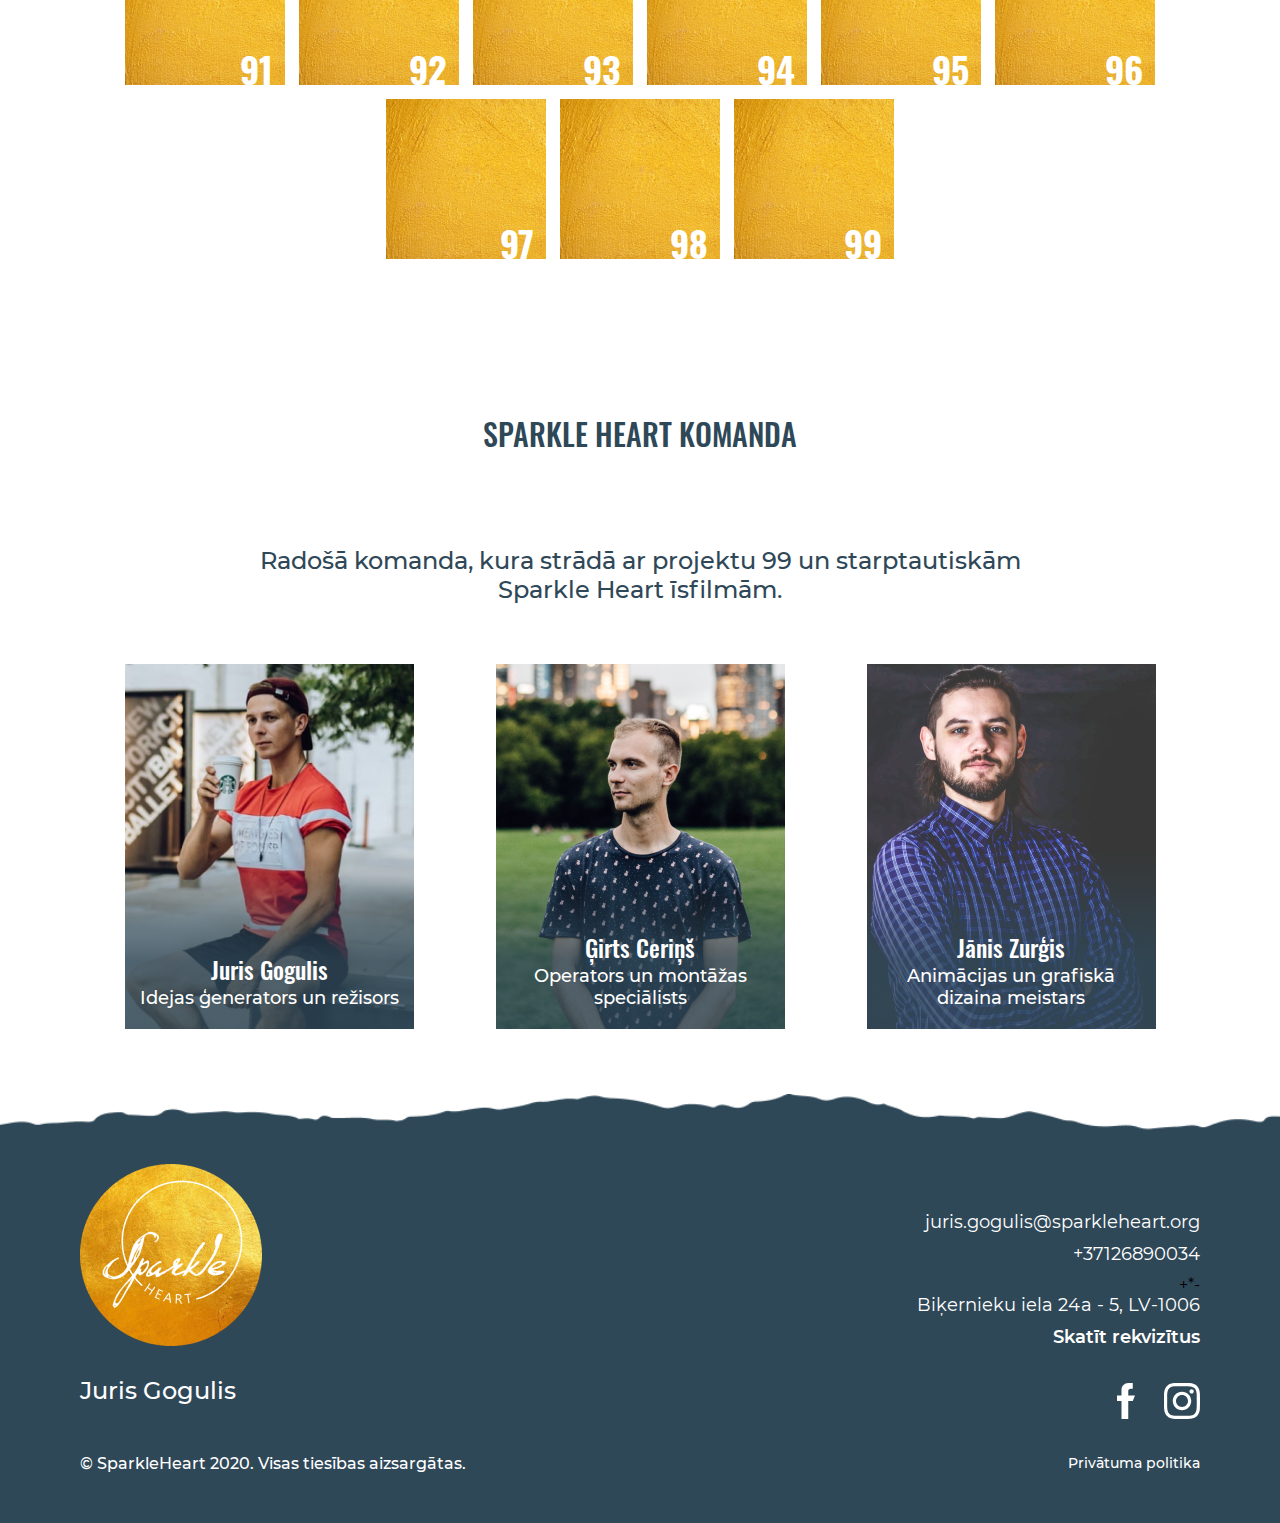
<file: stasti.html>
<!DOCTYPE html>
<html lang="lv">

<head>
  <meta charset="UTF-8">
  <meta name="viewport" content="width=device-width, initial-scale=1.0">
  <title>SparkleHeart</title>
  <link rel="shortcut icon" href="assets/favicon.ico" type="image/x-icon">
  <link rel="stylesheet" href="assets/css/style.css">
</head>

<body>

  <div class="container">
    <header class="header" id="header">
      <div class="header-inner" style="background-image: url(assets/img/Union11.png)">
        <div class="header-logo">
          <a href="index.html"><img src="assets/img/BlackLogo 3.jpg" alt="Sparkle Heart logo"></a>
        </div>

        <div class="nav" id="nav">
          <ul class="nav-links">
            <li class="nav-link"><a href="ideja.html">Ideja</a></li>
            <li class="nav-link"><a href="piesaki_sapni.html">Piesaki Sapni</a></li>
            <li class="nav-link"><a href="uznemejiem.html">Uzņēmējiem</a></li>
            <li class="nav-link"><a href="sapnu_banka.html">Sapņu banka</a></li>
            <li class="nav-link"><a href="sapnus_atbalsta.html">Sapņus atbalsta</a></li>
            <li class="nav-link nav-link_active"><a href="#">99 iedvesmas stāsti</a></li>
          </ul>
          <div class="language-bar">
            <div class="nav-lang">
              <a class="lang-link" href="#">LV</a>
            </div>
            <div class="other-lang">
              <a class="lang-link" href="#">EN</a>
              <a class="lang-link" href="#">RU</a>
            </div>
          </div>
        </div>

        <div class="burger">
          <span class="burger-item burger-item_first"></span>
          <span class="burger-item burger-item_second"></span>
          <span class="burger-item burger-item_third"></span>
          <span class="burger-item burger-item_fourth"></span>
        </div>
      </div>
    </header>

    <section class="idea-intro">
      <div class="idea-intro_title">
        <h2>99 iedvesmas stāsti</h2>
      </div>
      <div class="idea-intro_subtitle more">
        <p>Atklāj kādu no 99 aizraujošajiem stāstiem</p>
      </div>
    </section>

    <section class="stories">
      <div class="stories-inner">
        <div class="stories-item">
          <div class="stories-name" data-text="Vārds Uzvārds">
            <img class="stories-img" src="assets/img/1.jpg" alt="image">
          </div>
          <div class="stories-number">1</div>
        </div>
        <div class="stories-item">
          <div class="stories-name" data-text="Vārds Uzvārds">
            <img class="stories-img" src="assets/img/2.jpg" alt="image">
          </div>
          <div class="stories-number">2</div>
        </div>
        <div class="stories-item">
          <div class="stories-name" data-text="Vārds Uzvārds">
            <img class="stories-img" src="assets/img/3.jpg" alt="image">
          </div>
          <div class="stories-number">3</div>
        </div>
        <div class="stories-item">
          <div class="stories-name" data-text="Vārds Uzvārds">
            <img class="stories-img" src="assets/img/4.jpg" alt="image">
          </div>
          <div class="stories-number">4</div>
        </div>
        <a href="#modalVideo"><div class="stories-item">
          <div class="stories-name" data-text="Arta Balode">
            <img class="stories-img" src="assets/img/5.jpg" alt="image">
          </div>
          <div class="stories-number">5</div>
        </div></a>
        <div class="stories-item">
          <div class="stories-name" data-text="Vārds Uzvārds">
            <img class="stories-img" src="assets/img/6.jpg" alt="image">
          </div>
          <div class="stories-number">6</div>
        </div>
        <div class="stories-item">
          <div class="stories-name" data-text="Vārds Uzvārds">
            <img class="stories-img" src="assets/img/7.jpg" alt="image">
          </div>
          <div class="stories-number">7</div>
        </div>
        <div class="stories-item">
          <div class="stories-name" data-text="Vārds Uzvārds">
            <img class="stories-img" src="assets/img/8.jpg" alt="image">
          </div>
          <div class="stories-number">8</div>
        </div>
        <div class="stories-item">
          <div class="stories-name" data-text="Vārds Uzvārds">
            <img class="stories-img" src="assets/img/9.jpg" alt="image">
          </div>
          <div class="stories-number">9</div>
        </div>
        <div class="stories-item">
          <div class="stories-name" data-text="Vārds Uzvārds">
            <img class="stories-img" src="assets/img/10.jpg" alt="image">
          </div>
          <div class="stories-number">10</div>
        </div>
        <div class="stories-item">
          <div class="stories-name" data-text="Vārds Uzvārds">
            <img class="stories-img" src="assets/img/11.jpg" alt="image">
          </div>
          <div class="stories-number">11</div>
        </div>
        <div class="stories-item">
          <div class="stories-name" data-text="Vārds Uzvārds">
            <img class="stories-img" src="assets/img/12.jpg" alt="image">
          </div>
          <div class="stories-number">12</div>
        </div>
        <div class="stories-item">
          <div class="stories-name" data-text="Vārds Uzvārds">
            <img class="stories-img" src="assets/img/13.jpg" alt="image">
          </div>
          <div class="stories-number">13</div>
        </div>
        <div class="stories-item">
          <div class="stories-name" data-text="Vārds Uzvārds">
            <img class="stories-img" src="assets/img/14.jpg" alt="image">
          </div>
          <div class="stories-number">14</div>
        </div>
        <div class="stories-item">
          <div class="stories-name" data-text="Vārds Uzvārds">
            <img class="stories-img" src="assets/img/15.jpg" alt="image">
          </div>
          <div class="stories-number">15</div>
        </div>
        <div class="stories-item">
          <div class="stories-name" data-text="Vārds Uzvārds">
            <img class="stories-img" src="assets/img/16.jpg" alt="image">
          </div>
          <div class="stories-number">16</div>
        </div>
        <div class="stories-item">
          <div class="stories-name" data-text="Vārds Uzvārds">
            <img class="stories-img" src="assets/img/17.jpg" alt="image">
          </div>
          <div class="stories-number">17</div>
        </div>
        <div class="stories-item">
          <!-- <div class="stories-name" data-text="Vārds Uzvārds">
            <img class="stories-img" src="assets/img/18.jpg" alt="image">
          </div> -->
          <div class="stories-number">18</div>
          <div class="stories-soon">
            <p>Jauns stāsts tiks pievienots drīzumā</p>
          </div>
        </div>
        <div class="stories-item">
          <!-- <div class="stories-name" data-text="Vārds Uzvārds">
            <img class="stories-img" src="assets/img/19.jpg" alt="image">
          </div> -->
          <div class="stories-number">19</div>
        </div>
        <div class="stories-item">
          <!-- <div class="stories-name" data-text="Vārds Uzvārds">
            <img class="stories-img" src="assets/img/20.jpg" alt="image">
          </div> -->
          <div class="stories-number">20</div>
        </div>
        <div class="stories-item hide-stories">
          <!-- <div class="stories-name" data-text="Vārds Uzvārds">
            <img class="stories-img" src="assets/img/21.jpg" alt="image">
          </div> -->
          <div class="stories-number">21</div>
        </div>
        <div class="stories-item hide-stories">
          <!-- <div class="stories-name" data-text="Vārds Uzvārds">
            <img class="stories-img" src="assets/img/22.jpg" alt="image">
          </div> -->
          <div class="stories-number">22</div>
        </div>
        <div class="stories-item hide-stories">
          <!-- <div class="stories-name" data-text="Vārds Uzvārds">
            <img class="stories-img" src="assets/img/23.jpg" alt="image">
          </div> -->
          <div class="stories-number">23</div>
        </div>
        <div class="stories-item hide-stories">
          <!-- <div class="stories-name" data-text="Vārds Uzvārds">
            <img class="stories-img" src="assets/img/24.jpg" alt="image">
          </div> -->
          <div class="stories-number">24</div>
        </div>
        <div class="stories-item hide-stories">
          <!-- <div class="stories-name" data-text="Vārds Uzvārds">
            <img class="stories-img" src="assets/img/25.jpg" alt="image">
          </div> -->
          <div class="stories-number">25</div>
        </div>
        <div class="stories-item hide-stories">
          <!-- <div class="stories-name" data-text="Vārds Uzvārds">
            <img class="stories-img" src="assets/img/26.jpg" alt="image">
          </div> -->
          <div class="stories-number">26</div>
        </div>
        <div class="stories-item hide-stories">
          <!-- <div class="stories-name" data-text="Vārds Uzvārds">
            <img class="stories-img" src="assets/img/27.jpg" alt="image">
          </div> -->
          <div class="stories-number">27</div>
        </div>
        <div class="stories-item hide-stories">
          <!-- <div class="stories-name" data-text="Vārds Uzvārds">
            <img class="stories-img" src="assets/img/28.jpg" alt="image">
          </div> -->
          <div class="stories-number">28</div>
        </div>
        <div class="stories-item hide-stories">
          <!-- <div class="stories-name" data-text="Vārds Uzvārds">
            <img class="stories-img" src="assets/img/29.jpg" alt="image">
          </div> -->
          <div class="stories-number">29</div>
        </div>
        <div class="stories-item hide-stories">
          <!-- <div class="stories-name" data-text="Vārds Uzvārds">
            <img class="stories-img" src="assets/img/30.jpg" alt="image">
          </div> -->
          <div class="stories-number">30</div>
        </div>
        <div class="stories-item hide-stories">
          <!-- <div class="stories-name" data-text="Vārds Uzvārds">
            <img class="stories-img" src="assets/img/31.jpg" alt="image">
          </div> -->
          <div class="stories-number">31</div>
        </div>
        <div class="stories-item hide-stories">
          <!-- <div class="stories-name" data-text="Vārds Uzvārds">
            <img class="stories-img" src="assets/img/32.jpg" alt="image">
          </div> -->
          <div class="stories-number">32</div>
        </div>
        <div class="stories-item hide-stories">
          <!-- <div class="stories-name" data-text="Vārds Uzvārds">
            <img class="stories-img" src="assets/img/33.jpg" alt="image">
          </div> -->
          <div class="stories-number">33</div>
        </div>
        <div class="stories-item hide-stories">
          <!-- <div class="stories-name" data-text="Vārds Uzvārds">
            <img class="stories-img" src="assets/img/34.jpg" alt="image">
          </div> -->
          <div class="stories-number">34</div>
        </div>
        <div class="stories-item hide-stories">
          <!-- <div class="stories-name" data-text="Vārds Uzvārds">
            <img class="stories-img" src="assets/img/35.jpg" alt="image">
          </div> -->
          <div class="stories-number">35</div>
        </div>
        <div class="stories-item hide-stories">
          <!-- <div class="stories-name" data-text="Vārds Uzvārds">
            <img class="stories-img" src="assets/img/36.jpg" alt="image">
          </div> -->
          <div class="stories-number">36</div>
        </div>
        <div class="stories-item hide-stories">
          <!-- <div class="stories-name" data-text="Vārds Uzvārds">
            <img class="stories-img" src="assets/img/37.jpg" alt="image">
          </div> -->
          <div class="stories-number">37</div>
        </div>
        <div class="stories-item hide-stories">
          <!-- <div class="stories-name" data-text="Vārds Uzvārds">
            <img class="stories-img" src="assets/img/38.jpg" alt="image">
          </div> -->
          <div class="stories-number">38</div>
        </div>
        <div class="stories-item hide-stories">
          <!-- <div class="stories-name" data-text="Vārds Uzvārds">
            <img class="stories-img" src="assets/img/39.jpg" alt="image">
          </div> -->
          <div class="stories-number">39</div>
        </div>
        <div class="stories-item hide-stories">
          <!-- <div class="stories-name" data-text="Vārds Uzvārds">
            <img class="stories-img" src="assets/img/40.jpg" alt="image">
          </div> -->
          <div class="stories-number">40</div>
        </div>
        <div class="stories-item hide-stories">
          <!-- <div class="stories-name" data-text="Vārds Uzvārds">
            <img class="stories-img" src="assets/img/41.jpg" alt="image">
          </div> -->
          <div class="stories-number">41</div>
        </div>
        <div class="stories-item hide-stories">
          <!-- <div class="stories-name" data-text="Vārds Uzvārds">
            <img class="stories-img" src="assets/img/42.jpg" alt="image">
          </div> -->
          <div class="stories-number">42</div>
        </div>
        <div class="stories-item hide-stories">
          <!-- <div class="stories-name" data-text="Vārds Uzvārds">
            <img class="stories-img" src="assets/img/43.jpg" alt="image">
          </div> -->
          <div class="stories-number">43</div>
        </div>
        <div class="stories-item hide-stories">
          <!-- <div class="stories-name" data-text="Vārds Uzvārds">
            <img class="stories-img" src="assets/img/44.jpg" alt="image">
          </div> -->
          <div class="stories-number">44</div>
        </div>
        <div class="stories-item hide-stories">
          <!-- <div class="stories-name" data-text="Vārds Uzvārds">
            <img class="stories-img" src="assets/img/45.jpg" alt="image">
          </div> -->
          <div class="stories-number">45</div>
        </div>
        <div class="stories-item hide-stories">
          <!-- <div class="stories-name" data-text="Vārds Uzvārds">
            <img class="stories-img" src="assets/img/46.jpg" alt="image">
          </div> -->
          <div class="stories-number">46</div>
        </div>
        <div class="stories-item hide-stories">
          <!-- <div class="stories-name" data-text="Vārds Uzvārds">
            <img class="stories-img" src="assets/img/47.jpg" alt="image">
          </div> -->
          <div class="stories-number">47</div>
        </div>
        <div class="stories-item hide-stories">
          <!-- <div class="stories-name" data-text="Vārds Uzvārds">
            <img class="stories-img" src="assets/img/48.jpg" alt="image">
          </div> -->
          <div class="stories-number">48</div>
        </div>
        <div class="stories-item hide-stories">
          <!-- <div class="stories-name" data-text="Vārds Uzvārds">
            <img class="stories-img" src="assets/img/49.jpg" alt="image">
          </div> -->
          <div class="stories-number">49</div>
        </div>
        <div class="stories-item hide-stories">
          <!-- <div class="stories-name" data-text="Vārds Uzvārds">
            <img class="stories-img" src="assets/img/50.jpg" alt="image">
          </div> -->
          <div class="stories-number">50</div>
        </div>
        <div class="stories-item hide-stories">
          <!-- <div class="stories-name" data-text="Vārds Uzvārds">
            <img class="stories-img" src="assets/img/51.jpg" alt="image">
          </div> -->
          <div class="stories-number">51</div>
        </div>
        <div class="stories-item hide-stories">
          <!-- <div class="stories-name" data-text="Vārds Uzvārds">
            <img class="stories-img" src="assets/img/52.jpg" alt="image">
          </div> -->
          <div class="stories-number">52</div>
        </div>
        <div class="stories-item hide-stories">
          <!-- <div class="stories-name" data-text="Vārds Uzvārds">
            <img class="stories-img" src="assets/img/53.jpg" alt="image">
          </div> -->
          <div class="stories-number">53</div>
        </div>
        <div class="stories-item hide-stories">
          <!-- <div class="stories-name" data-text="Vārds Uzvārds">
            <img class="stories-img" src="assets/img/54.jpg" alt="image">
          </div> -->
          <div class="stories-number">54</div>
        </div>
        <div class="stories-item hide-stories">
          <!-- <div class="stories-name" data-text="Vārds Uzvārds">
            <img class="stories-img" src="assets/img/55.jpg" alt="image">
          </div> -->
          <div class="stories-number">55</div>
        </div>
        <div class="stories-item hide-stories">
          <!-- <div class="stories-name" data-text="Vārds Uzvārds">
            <img class="stories-img" src="assets/img/56.jpg" alt="image">
          </div> -->
          <div class="stories-number">56</div>
        </div>
        <div class="stories-item hide-stories">
          <!-- <div class="stories-name" data-text="Vārds Uzvārds">
            <img class="stories-img" src="assets/img/57.jpg" alt="image">
          </div> -->
          <div class="stories-number">57</div>
        </div>
        <div class="stories-item hide-stories">
          <!-- <div class="stories-name" data-text="Vārds Uzvārds">
            <img class="stories-img" src="assets/img/58.jpg" alt="image">
          </div> -->
          <div class="stories-number">58</div>
        </div>
        <div class="stories-item hide-stories">
          <!-- <div class="stories-name" data-text="Vārds Uzvārds">
            <img class="stories-img" src="assets/img/59.jpg" alt="image">
          </div> -->
          <div class="stories-number">59</div>
        </div>
        <div class="stories-item hide-stories">
          <!-- <div class="stories-name" data-text="Vārds Uzvārds">
            <img class="stories-img" src="assets/img/60.jpg" alt="image">
          </div> -->
          <div class="stories-number">60</div>
        </div>
        <div class="stories-item hide-stories">
          <!-- <div class="stories-name" data-text="Vārds Uzvārds">
            <img class="stories-img" src="assets/img/61.jpg" alt="image">
          </div> -->
          <div class="stories-number">61</div>
        </div>
        <div class="stories-item hide-stories">
          <!-- <div class="stories-name" data-text="Vārds Uzvārds">
            <img class="stories-img" src="assets/img/62.jpg" alt="image">
          </div> -->
          <div class="stories-number">62</div>
        </div>
        <div class="stories-item hide-stories">
          <!-- <div class="stories-name" data-text="Vārds Uzvārds">
            <img class="stories-img" src="assets/img/63.jpg" alt="image">
          </div> -->
          <div class="stories-number">63</div>
        </div>
        <div class="stories-item hide-stories">
          <!-- <div class="stories-name" data-text="Vārds Uzvārds">
            <img class="stories-img" src="assets/img/64.jpg" alt="image">
          </div> -->
          <div class="stories-number">64</div>
        </div>
        <div class="stories-item hide-stories">
          <!-- <div class="stories-name" data-text="Vārds Uzvārds">
            <img class="stories-img" src="assets/img/65.jpg" alt="image">
          </div> -->
          <div class="stories-number">65</div>
        </div>
        <div class="stories-item hide-stories">
          <!-- <div class="stories-name" data-text="Vārds Uzvārds">
            <img class="stories-img" src="assets/img/66.jpg" alt="image">
          </div> -->
          <div class="stories-number">66</div>
        </div>
        <div class="stories-item hide-stories">
          <!-- <div class="stories-name" data-text="Vārds Uzvārds">
            <img class="stories-img" src="assets/img/67.jpg" alt="image">
          </div> -->
          <div class="stories-number">67</div>
        </div>
        <div class="stories-item hide-stories">
          <!-- <div class="stories-name" data-text="Vārds Uzvārds">
            <img class="stories-img" src="assets/img/68.jpg" alt="image">
          </div> -->
          <div class="stories-number">68</div>
        </div>
        <div class="stories-item hide-stories">
          <!-- <div class="stories-name" data-text="Vārds Uzvārds">
            <img class="stories-img" src="assets/img/69.jpg" alt="image">
          </div> -->
          <div class="stories-number">69</div>
        </div>
        <div class="stories-item hide-stories">
          <!-- <div class="stories-name" data-text="Vārds Uzvārds">
            <img class="stories-img" src="assets/img/70.jpg" alt="image">
          </div> -->
          <div class="stories-number">70</div>
        </div>
        <div class="stories-item hide-stories">
          <!-- <div class="stories-name" data-text="Vārds Uzvārds">
            <img class="stories-img" src="assets/img/71.jpg" alt="image">
          </div> -->
          <div class="stories-number">71</div>
        </div>
        <div class="stories-item hide-stories">
          <!-- <div class="stories-name" data-text="Vārds Uzvārds">
            <img class="stories-img" src="assets/img/72.jpg" alt="image">
          </div> -->
          <div class="stories-number">72</div>
        </div>
        <div class="stories-item hide-stories">
          <!-- <div class="stories-name" data-text="Vārds Uzvārds">
            <img class="stories-img" src="assets/img/73.jpg" alt="image">
          </div> -->
          <div class="stories-number">73</div>
        </div>
        <div class="stories-item hide-stories">
          <!-- <div class="stories-name" data-text="Vārds Uzvārds">
            <img class="stories-img" src="assets/img/74.jpg" alt="image">
          </div> -->
          <div class="stories-number">74</div>
        </div>
        <div class="stories-item hide-stories">
          <!-- <div class="stories-name" data-text="Vārds Uzvārds">
            <img class="stories-img" src="assets/img/75.jpg" alt="image">
          </div> -->
          <div class="stories-number">75</div>
        </div>
        <div class="stories-item hide-stories">
          <!-- <div class="stories-name" data-text="Vārds Uzvārds">
            <img class="stories-img" src="assets/img/76.jpg" alt="image">
          </div> -->
          <div class="stories-number">76</div>
        </div>
        <div class="stories-item hide-stories">
          <!-- <div class="stories-name" data-text="Vārds Uzvārds">
            <img class="stories-img" src="assets/img/77.jpg" alt="image">
          </div> -->
          <div class="stories-number">77</div>
        </div>
        <div class="stories-item hide-stories">
          <!-- <div class="stories-name" data-text="Vārds Uzvārds">
            <img class="stories-img" src="assets/img/78.jpg" alt="image">
          </div> -->
          <div class="stories-number">78</div>
        </div>
        <div class="stories-item hide-stories">
          <!-- <div class="stories-name" data-text="Vārds Uzvārds">
            <img class="stories-img" src="assets/img/79.jpg" alt="image">
          </div> -->
          <div class="stories-number">79</div>
        </div>
        <div class="stories-item hide-stories">
          <!-- <div class="stories-name" data-text="Vārds Uzvārds">
            <img class="stories-img" src="assets/img/80.jpg" alt="image">
          </div> -->
          <div class="stories-number">80</div>
        </div>
        <div class="stories-item hide-stories">
          <!-- <div class="stories-name" data-text="Vārds Uzvārds">
            <img class="stories-img" src="assets/img/81.jpg" alt="image">
          </div> -->
          <div class="stories-number">81</div>
        </div>
        <div class="stories-item hide-stories">
          <!-- <div class="stories-name" data-text="Vārds Uzvārds">
            <img class="stories-img" src="assets/img/82.jpg" alt="image">
          </div> -->
          <div class="stories-number">82</div>
        </div>
        <div class="stories-item hide-stories">
          <!-- <div class="stories-name" data-text="Vārds Uzvārds">
            <img class="stories-img" src="assets/img/83.jpg" alt="image">
          </div> -->
          <div class="stories-number">83</div>
        </div>
        <div class="stories-item hide-stories">
          <!-- <div class="stories-name" data-text="Vārds Uzvārds">
            <img class="stories-img" src="assets/img/84.jpg" alt="image">
          </div> -->
          <div class="stories-number">84</div>
        </div>
        <div class="stories-item hide-stories">
          <!-- <div class="stories-name" data-text="Vārds Uzvārds">
            <img class="stories-img" src="assets/img/85.jpg" alt="image">
          </div> -->
          <div class="stories-number">85</div>
        </div>
        <div class="stories-item hide-stories">
          <!-- <div class="stories-name" data-text="Vārds Uzvārds">
            <img class="stories-img" src="assets/img/86.jpg" alt="image">
          </div> -->
          <div class="stories-number">86</div>
        </div>
        <div class="stories-item hide-stories">
          <!-- <div class="stories-name" data-text="Vārds Uzvārds">
            <img class="stories-img" src="assets/img/87.jpg" alt="image">
          </div> -->
          <div class="stories-number">87</div>
        </div>
        <div class="stories-item hide-stories">
          <!-- <div class="stories-name" data-text="Vārds Uzvārds">
            <img class="stories-img" src="assets/img/88.jpg" alt="image">
          </div> -->
          <div class="stories-number">88</div>
        </div>
        <div class="stories-item hide-stories">
          <!-- <div class="stories-name" data-text="Vārds Uzvārds">
            <img class="stories-img" src="assets/img/89.jpg" alt="image">
          </div> -->
          <div class="stories-number">89</div>
        </div>
        <div class="stories-item hide-stories">
          <!-- <div class="stories-name" data-text="Vārds Uzvārds">
            <img class="stories-img" src="assets/img/90.jpg" alt="image">
          </div> -->
          <div class="stories-number">90</div>
        </div>
        <div class="stories-item hide-stories">
          <!-- <div class="stories-name" data-text="Vārds Uzvārds">
            <img class="stories-img" src="assets/img/91.jpg" alt="image">
          </div> -->
          <div class="stories-number">91</div>
        </div>
        <div class="stories-item hide-stories">
          <!-- <div class="stories-name" data-text="Vārds Uzvārds">
            <img class="stories-img" src="assets/img/92.jpg" alt="image">
          </div> -->
          <div class="stories-number">92</div>
        </div>
        <div class="stories-item hide-stories">
          <!-- <div class="stories-name" data-text="Vārds Uzvārds">
            <img class="stories-img" src="assets/img/93.jpg" alt="image">
          </div> -->
          <div class="stories-number">93</div>
        </div>
        <div class="stories-item hide-stories">
          <!-- <div class="stories-name" data-text="Vārds Uzvārds">
            <img class="stories-img" src="assets/img/13.jpg" alt="image">
          </div> -->
          <div class="stories-number">94</div>
        </div>
        <div class="stories-item hide-stories">
          <!-- <div class="stories-name" data-text="Vārds Uzvārds">
            <img class="stories-img" src="assets/img/95.jpg" alt="image">
          </div> -->
          <div class="stories-number">95</div>
        </div>
        <div class="stories-item hide-stories">
          <!-- <div class="stories-name" data-text="Vārds Uzvārds">
            <img class="stories-img" src="assets/img/96.jpg" alt="image">
          </div> -->
          <div class="stories-number">96</div>
        </div>
        <div class="stories-item hide-stories">
          <!-- <div class="stories-name" data-text="Vārds Uzvārds">
            <img class="stories-img" src="assets/img/97.jpg" alt="image">
          </div> -->
          <div class="stories-number">97</div>
        </div>
        <div class="stories-item hide-stories">
          <!-- <div class="stories-name" data-text="Vārds Uzvārds">
            <img class="stories-img" src="assets/img/98.jpg" alt="image">
          </div> -->
          <div class="stories-number">98</div>
        </div>
        <div class="stories-item hide-stories">
          <!-- <div class="stories-name" data-text="Vārds Uzvārds">
            <img class="stories-img" src="assets/img/99.jpg" alt="image">
          </div> -->
          <div class="stories-number">99</div>
        </div>
      </div>
      <div class="stories-button">
        <button id="openBtn" class="buttons-btn">Skatīt vairāk</button>
      </div> 
    </section>

    <section class="team">
      <div class="purpose-inner">
        <h2 class="purpose-title">Sparkle Heart Komanda</h2>
      </div>
      <div class="team-subtitle">
        <p>Radošā komanda, kura strādā ar projektu 99 un starptautiskām Sparkle Heart īsfilmām.</p>
      </div>
      <div class="team-inner">

        <div class="member1">
          <div class="team-member">
            <p class="member-name">Juris Gogulis</p>
            <p class="member-title">Idejas ģenerators un režisors</p>
          </div>
        </div>
        <div class="member2">
          <div class="team-member">
            <p class="member-name">Ģirts Ceriņš</p>
            <p class="member-title">Operators un montāžas speciālists</p>
          </div>
        </div>
        <div class="member3">
          <div class="team-member">
            <p class="member-name">Jānis Zurģis</p>
            <p class="member-title">Animācijas un grafiskā dizaina meistars</p>
          </div>
        </div>
      </div>
    </section>

    <footer class="footer">
      <div class="footer-inner footer-inner_idea">
        <div class="footer-content">
          <div class="footer-item">
            <div class="footer-logo">
              <img src="assets/img/GoldenV2Logo 3.png" alt="Sparkle Heart logo">
            </div>
            <div class="footer-copyright">
              <p>&copy; SparkleHeart 2020.</p>
              <p>Visas tiesības aizsargātas.</p>
            </div>
          </div>
          <div class="footer-item">
            <div class="footer__nav">
              <ul class="footer-links">
                <li class="footer-link"><a href="ideja.html">Ideja</a></li>
                <li class="footer-link"><a href="piesaki_sapni.html">Piesaki Sapni</a></li>
                <li class="footer-link"><a href="uznemejiem.html">Uzņēmējiem</a></li>
                <li class="footer-link"><a href="sapnu_banka.html">Sapņu Banka</a></li>
                <li class="footer-link"><a href="sapnus_atbalsta.html">Sapņus atbalsta</a></li>
                <li class="footer-link"><a href="stasti.html">Iedvesmas stāsti</a></li>
              </ul>
            </div>
          </div>
          <div class="footer-item">
            <div class="footer__properties">
              <div class="properties-title">
                <h4>Biedrība SparkleHeart</h4>
              </div>
              <div class="properties-text">
                <p>Reģistrācijas nr. 40008293119</p>
                <p>Banka: SWEDBANK A/S</p>
                <p>LV52HABA0551047652465</p>
              </div>
            </div>
          </div>
          <div class="footer-item">
            <div class="footer-contacarraykleheart.org</p>
                <p>+37126890034</p>
                <p>Biķernieku iela 24a - 5, LV-1006</p>
              </div>
              <div class="footer-social">
                <div class="social-icon">
                  <a href="#"><img src="assets/img/Vector (1).svg" alt="Facebook logo"></a>
                </div>
                <div class="social-icon">
                  <a href="#"><img src="assets/img/Vector11.svg" alt="Instagram logo"></a>
                </div>
              </div>
              <div class="footer__policy">
                <a class="policy-link" href="#">Privātuma politika</a>
              </div>
            </div>
          </div>
        </div>
      </div>
    </footer>


    <footer class="sfooter">
      <div class="sfooter-inner">
        <div class="sfooter-content">
          <div class="sfooter-item1">
            <div class="sfooter-logo">
              <img src="assets/img/GoldenV2Logo 3.png" alt="Sparkle Heart logo">
            </div>
            <div class="scontacts-title">
              <h3>Juris Gogulis</h3>
            </div>
          </div>
          <div class="sfooter-item2">
            <div class="sfooter-contacts">
              <div class="scontacts-text">
                <p>juris.gogulis@sparkleheart.org</p>
                <p>+37126890034</p>+*-
                <p>Biķernieku iela 24a - 5, LV-1006</p>
                <p><a href="#">Skatīt rekvizītus</a></p>
              </div>
              <div class="sfooter-social">
                <div class="social-icon">
                  <a href="#"><img src="assets/img/Vector (1).svg" alt="Facebook logo"></a>
                </div>
                <div class="social-icon">
                  <a href="#"><img src="assets/img/Vector11.svg" alt="Instagram logo"></a>
                </div>
              </div>
            </div>
          </div>
        </div>
        <div class="sfooter-policy">
          <p>&copy; SparkleHeart 2020. Visas tiesības aizsargātas.</p>
          <a class="policy-link" href="#">Privātuma politika</a>
        </div>
      </div>
    </footer>
  </div>


  <div id="modalVideo" class="modal-video">
    <div class="video-inner">
      <div class="video-content">
        <img src="assets/img/BR MEITA 1.jpg" alt="image">
        <a class="play-icon" href="#">
          <img src="assets/img/Vector.svg" alt="Play">
        </a>
        <a class="video-close" href="#">
          <img src="assets/img/close.svg" alt="close">
        </a>
      </div> 
      <div class="video-name">Arta Balode</div>
      
    </div>
  </div>



  <script src="assets/js/theme.js"></script>
  <script src="assets/js/stories.js"></script>
</body>

</html>
</file>
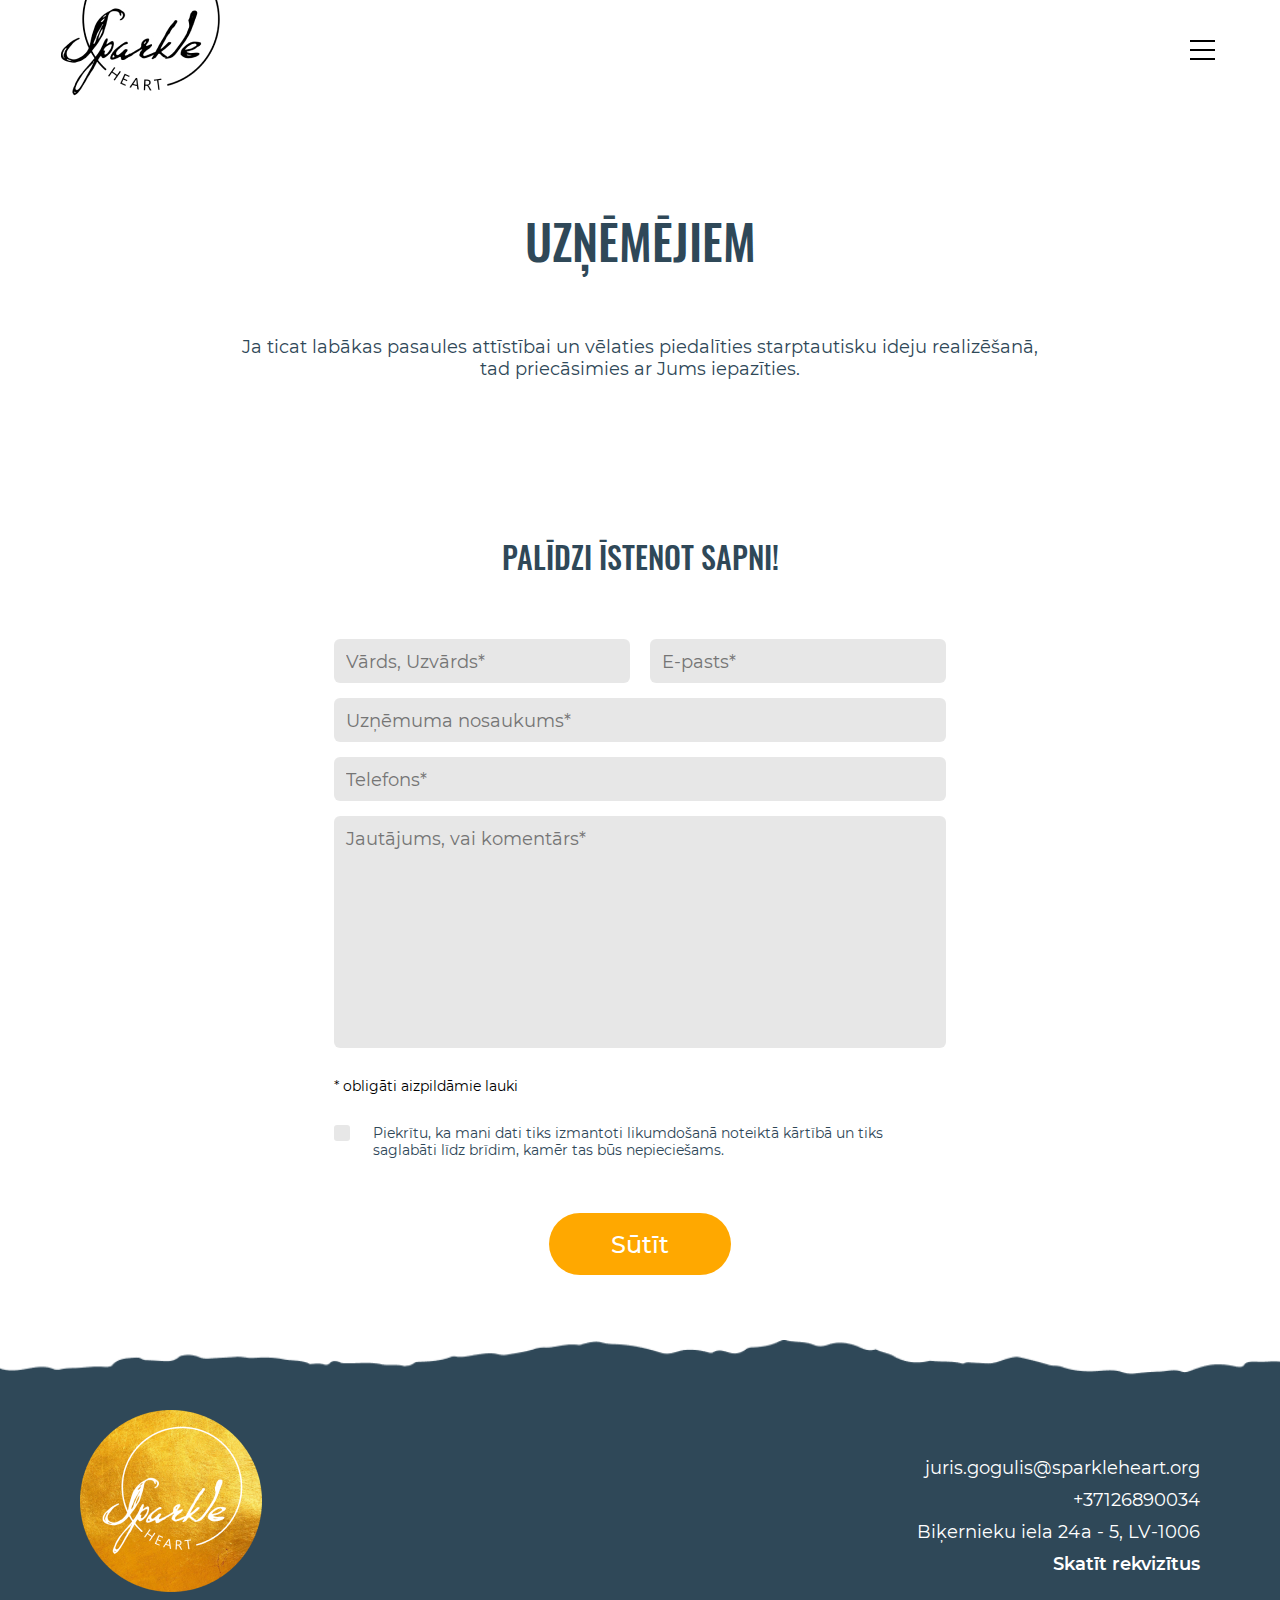
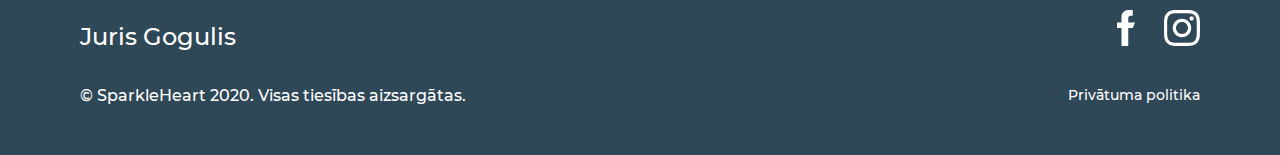
<file: uznemejiem.html>
<!DOCTYPE html>
<html lang="lv">

<head>
  <meta charset="UTF-8">
  <meta name="viewport" content="width=device-width, initial-scale=1.0">
  <title>SparkleHeart</title>
  <link rel="shortcut icon" href="assets/favicon.ico" type="image/x-icon">
  <link rel="stylesheet" href="assets/css/style.css">
</head>

<body>

  <div class="container">
    <header class="header" id="header">
      <div class="header-inner" style="background-image: url(assets/img/Union11.png)">
        <div class="header-logo">
          <a href="index.html"><img src="assets/img/BlackLogo 3.jpg" alt="Sparkle Heart logo"></a>
        </div>

        <div class="nav" id="nav">
          <ul class="nav-links">
            <li class="nav-link"><a href="ideja.html">Ideja</a></li>
            <li class="nav-link"><a href="piesaki_sapni.html">Piesaki Sapni</a></li>
            <li class="nav-link nav-link_active"><a href="#">Uzņēmējiem</a></li>
            <li class="nav-link"><a href="sapnu_banka.html">Sapņu banka</a></li>
            <li class="nav-link"><a href="sapnus_atbalsta.html">Sapņus atbalsta</a></li>
            <li class="nav-link"><a href="stasti.html">99 iedvesmas stāsti</a></li>
          </ul>
          <div class="language-bar">
            <div class="nav-lang">
              <a class="lang-link" href="#">LV</a>
            </div>
            <div class="other-lang">
              <a class="lang-link" href="#">EN</a>
              <a class="lang-link" href="#">RU</a>
            </div>
          </div>
        </div>

        <div class="burger">
          <span class="burger-item burger-item_first"></span>
          <span class="burger-item burger-item_second"></span>
          <span class="burger-item burger-item_third"></span>
          <span class="burger-item burger-item_fourth"></span>
        </div>
      </div>
    </header>

    <section class="idea-intro">
      <div class="idea-intro_title">
        <h2>Uzņēmējiem</h2>
      </div>
      <div class="idea-intro_text">
        <p>Ja ticat labākas pasaules attīstībai un vēlaties piedalīties starptautisku ideju realizēšanā, tad
          priecāsimies ar Jums iepazīties.</p>
      </div>
    </section>

    <section class="communication">
      <div class="communication-inner">
        <h2 class="communication-title">Palīdzi īstenot sapni!</h2>

        <div class="communication-form">
          <form action="#" method="POST">
            <div class="double-form">
              <label for="name">
                <input id="name" type="text" name="name" placeholder="Vārds, Uzvārds*" tabindex="1">
              </label>
              <label for="email">
                <input id="email" type="email" name="email" placeholder="E-pasts*" tabindex="2">
              </label>
            </div>
            <label for="company">
              <input id="company" type="text" name="company" placeholder="Uzņēmuma nosaukums*" tabindex="3">
            </label>
            <label for="phone">
              <input id="phone" type="tel" name="phone" placeholder="Telefons*" tabindex="4">
            </label>
            <label for="comments">
              <textarea id="comments" type="text" class="comment-field" name="comments"
                placeholder="Jautājums, vai komentārs*" tabindex="5"></textarea>
            </label>
            <div class="comments-submit">
              <p class="form-text more-top">* obligāti aizpildāmie lauki</p>
              <div class="comments-check">
                <label>
                  <input id="check" type="checkbox" class="checkbox" name="check" tabindex="6">
                  <span class="fake-checkbox"></span>
                </label>
                <p>
                  Piekrītu, ka mani dati tiks izmantoti likumdošanā
                  noteiktā
                  kārtībā un tiks saglabāti līdz brīdim, kamēr tas būs nepieciešams.
                </p>
              </div>
              <button class="form-submit" id="btn" type="submit" tabindex="7">Sūtīt</button>
            </div>
          </form>
        </div>
      </div>
    </section>

    <footer class="footer">
      <div class="footer-inner footer-inner_idea">
        <div class="footer-content">
          <div class="footer-item">
            <div class="footer-logo">
              <img src="assets/img/GoldenV2Logo 3.png" alt="Sparkle Heart logo">
            </div>
            <div class="footer-copyright">
              <p>&copy; SparkleHeart 2020.</p>
              <p>Visas tiesības aizsargātas.</p>
            </div>
          </div>
          <div class="footer-item">
            <div class="footer__nav">
              <ul class="footer-links">
                <li class="footer-link"><a href="ideja.html">Ideja</a></li>
                <li class="footer-link"><a href="piesaki_sapni.html">Piesaki Sapni</a></li>
                <li class="footer-link"><a href="uznemejiem.html">Uzņēmējiem</a></li>
                <li class="footer-link"><a href="sapnu_banka.html">Sapņu Banka</a></li>
                <li class="footer-link"><a href="sapnus_atbalsta.html">Sapņus atbalsta</a></li>
                <li class="footer-link"><a href="stasti.html">Iedvesmas stāsti</a></li>
              </ul>
            </div>
          </div>
          <div class="footer-item">
            <div class="footer__properties">
              <div class="properties-title">
                <h4>Biedrība SparkleHeart</h4>
              </div>
              <div class="properties-text">
                <p>Reģistrācijas nr. 40008293119</p>
                <p>Banka: SWEDBANK A/S</p>
                <p>LV52HABA0551047652465</p>
              </div>
            </div>
          </div>
          <div class="footer-item">
            <div class="footer-contacts">
              <div class="contacts-title">
                <h4>Juris Gogulis</h4>
              </div>
              <div class="contacts-text">
                <p>juris.gogulis@sparkleheart.org</p>
                <p>+37126890034</p>
                <p>Biķernieku iela 24a - 5, LV-1006</p>
              </div>
              <div class="footer-social">
                <div class="social-icon">
                  <a href="#"><img src="assets/img/Vector (1).svg" alt="Facebook logo"></a>
                </div>
                <div class="social-icon">
                  <a href="#"><img src="assets/img/Vector11.svg" alt="Instagram logo"></a>
                </div>
              </div>
              <div class="footer__policy">
                <a class="policy-link" href="#">Privātuma politika</a>
              </div>
            </div>
          </div>
        </div>
      </div>
    </footer>


    <footer class="sfooter">
      <div class="sfooter-inner">
        <div class="sfooter-content">
          <div class="sfooter-item1">
            <div class="sfooter-logo">
              <img src="assets/img/GoldenV2Logo 3.png" alt="Sparkle Heart logo">
            </div>
            <div class="scontacts-title">
              <h3>Juris Gogulis</h3>
            </div>
          </div>
          <div class="sfooter-item2">
            <div class="sfooter-contacts">
              <div class="scontacts-text">
                <p>juris.gogulis@sparkleheart.org</p>
                <p>+37126890034</p>
                <p>Biķernieku iela 24a - 5, LV-1006</p>
                <p><a href="#">Skatīt rekvizītus</a></p>
              </div>
              <div class="sfooter-social">
                <div class="social-icon">
                  <a href="#"><img src="assets/img/Vector (1).svg" alt="Facebook logo"></a>
                </div>
                <div class="social-icon">
                  <a href="#"><img src="assets/img/Vector11.svg" alt="Instagram logo"></a>
                </div>
              </div>
            </div>
          </div>
        </div>
        <div class="sfooter-policy">
          <p>&copy; SparkleHeart 2020. Visas tiesības aizsargātas.</p>
          <a class="policy-link" href="#">Privātuma politika</a>
        </div>
      </div>
    </footer>
  </div>
  <script src="assets/js/theme.js"></script>
</body>

</html>
</file>
<file: assets/css/style.css>
* {
  padding: 0;
  margin: 0;
  border: 0;
}

*,
*:before,
*:after {
  box-sizing: border-box;
}

:focus,
:active {
  outline: none;
}

a:focus,
a:active {
  outline: none;
}

nav,
footer,
header,
aside {
  display: block;
}

input,
button,
textarea {
  font-family: inherit;
}

input::-ms-clear {
  display: none;
}

button {
  cursor: pointer;
}

button::-moz-focus-inner {
  padding: 0;
  border: 0;
}

a,
a:visited {
  text-decoration: none;
}

a:hover {
  text-decoration: none;
}

ul li {
  list-style: none;
}

img {
  vertical-align: top;
}

h1,
h2,
h3,
h4,
h5,
h6 {
  font-size: inherit;
  font-weight: inherit;
}

textarea {
  resize: none;
}

/* montserrat-regular - latin-ext_latin */
@font-face {
  font-family: "Montserrat";
  font-style: normal;
  font-weight: 400;
  src: url("../fonts/montserrat-v14-latin-ext_latin-regular.eot");
  /* IE9 Compat Modes */
  src: local("Montserrat Regular"), local("Montserrat-Regular"), url("../fonts/montserrat-v14-latin-ext_latin-regular.eot?#iefix") format("embedded-opentype"), url("../fonts/montserrat-v14-latin-ext_latin-regular.woff2") format("woff2"), url("../fonts/montserrat-v14-latin-ext_latin-regular.woff") format("woff"), url("../fonts/montserrat-v14-latin-ext_latin-regular.ttf") format("truetype"), url("../fonts/montserrat-v14-latin-ext_latin-regular.svg#Montserrat") format("svg");
  /* Legacy iOS */
}
/* montserrat-500 - latin-ext_latin */
@font-face {
  font-family: "Montserrat";
  font-style: normal;
  font-weight: 500;
  src: url("../fonts/montserrat-v14-latin-ext_latin-500.eot");
  /* IE9 Compat Modes */
  src: local("Montserrat Medium"), local("Montserrat-Medium"), url("../fonts/montserrat-v14-latin-ext_latin-500.eot?#iefix") format("embedded-opentype"), url("../fonts/montserrat-v14-latin-ext_latin-500.woff2") format("woff2"), url("../fonts/montserrat-v14-latin-ext_latin-500.woff") format("woff"), url("../fonts/montserrat-v14-latin-ext_latin-500.ttf") format("truetype"), url("../fonts/montserrat-v14-latin-ext_latin-500.svg#Montserrat") format("svg");
  /* Legacy iOS */
}
/* montserrat-600 - latin-ext_latin */
@font-face {
  font-family: "Montserrat";
  font-style: normal;
  font-weight: 600;
  src: url("../fonts/montserrat-v14-latin-ext_latin-600.eot");
  /* IE9 Compat Modes */
  src: local("Montserrat SemiBold"), local("Montserrat-SemiBold"), url("../fonts/montserrat-v14-latin-ext_latin-600.eot?#iefix") format("embedded-opentype"), url("../fonts/montserrat-v14-latin-ext_latin-600.woff2") format("woff2"), url("../fonts/montserrat-v14-latin-ext_latin-600.woff") format("woff"), url("../fonts/montserrat-v14-latin-ext_latin-600.ttf") format("truetype"), url("../fonts/montserrat-v14-latin-ext_latin-600.svg#Montserrat") format("svg");
  /* Legacy iOS */
}
/* montserrat-700 - latin-ext_latin */
@font-face {
  font-family: "Montserrat";
  font-style: normal;
  font-weight: 700;
  src: url("../fonts/montserrat-v14-latin-ext_latin-700.eot");
  /* IE9 Compat Modes */
  src: local("Montserrat Bold"), local("Montserrat-Bold"), url("../fonts/montserrat-v14-latin-ext_latin-700.eot?#iefix") format("embedded-opentype"), url("../fonts/montserrat-v14-latin-ext_latin-700.woff2") format("woff2"), url("../fonts/montserrat-v14-latin-ext_latin-700.woff") format("woff"), url("../fonts/montserrat-v14-latin-ext_latin-700.ttf") format("truetype"), url("../fonts/montserrat-v14-latin-ext_latin-700.svg#Montserrat") format("svg");
  /* Legacy iOS */
}
/* oswald-500 - latin-ext_latin */
@font-face {
  font-family: "Oswald";
  font-style: normal;
  font-weight: 500;
  src: url("../fonts/oswald-v35-latin-ext_latin-500.eot");
  /* IE9 Compat Modes */
  src: local(""), url("../fonts/oswald-v35-latin-ext_latin-500.eot?#iefix") format("embedded-opentype"), url("../fonts/oswald-v35-latin-ext_latin-500.woff2") format("woff2"), url("../fonts/oswald-v35-latin-ext_latin-500.woff") format("woff"), url("../fonts/oswald-v35-latin-ext_latin-500.ttf") format("truetype"), url("../fonts/oswald-v35-latin-ext_latin-500.svg#Oswald") format("svg");
  /* Legacy iOS */
}
/* oswald-700 - latin-ext_latin */
@font-face {
  font-family: "Oswald";
  font-style: normal;
  font-weight: 700;
  src: url("../fonts/oswald-v35-latin-ext_latin-700.eot");
  /* IE9 Compat Modes */
  src: local(""), url("../fonts/oswald-v35-latin-ext_latin-700.eot?#iefix") format("embedded-opentype"), url("../fonts/oswald-v35-latin-ext_latin-700.woff2") format("woff2"), url("../fonts/oswald-v35-latin-ext_latin-700.woff") format("woff"), url("../fonts/oswald-v35-latin-ext_latin-700.ttf") format("truetype"), url("../fonts/oswald-v35-latin-ext_latin-700.svg#Oswald") format("svg");
  /* Legacy iOS */
}
body {
  font-family: "Montserrat", sans-serif;
}

.container {
  max-width: 1366px;
  margin: 0 auto;
  overflow: hidden;
}

.header {
  position: relative;
  z-index: 5;
  max-width: 100%;
}

.header-inner {
  height: 130px;
  max-width: 100%;
  padding: 0 65px 0 61px;
  display: flex;
  justify-content: space-between;
  background-position: center;
  background-repeat: no-repeat;
  background-size: cover;
}

.nav {
  display: flex;
  justify-content: flex-end;
  align-items: center;
}

.nav-links {
  display: flex;
}

.nav-links_idea {
  display: flex;
  padding: 34px 0 0 0;
}

.nav-link {
  display: block;
  padding-bottom: 4px;
  margin-right: 34px;
  border-bottom: 3px solid transparent;
  transition: 0.3s;
}
.nav-link a {
  font-size: 18px;
  font-weight: 500;
  color: #060606;
}
.nav-link:last-child {
  margin-right: 0;
}
.nav-link:nth-child(4) {
  margin-right: 38px;
}
.nav-link:nth-child(3) {
  margin-right: 37px;
}
.nav-link:nth-child(2) {
  margin-right: 37px;
}
.nav-link:first-child {
  margin-right: 36px;
}
.nav-link:hover {
  border-bottom: 3px solid #ffa800;
}

.nav-link_active {
  pointer-events: none;
  cursor: default;
  border-bottom: 3px solid #ffa800;
}
.nav-link_active a {
  font-weight: 600;
}

.nav-lang {
  padding-bottom: 6px;
}

.language-bar_idea {
  padding: 34px 0 0 0;
}

.lang-link {
  font-size: 18px;
  font-weight: 500;
  color: #060606;
  padding-left: 65px;
}

.other-lang {
  display: none;
}

.intro-inner {
  margin-top: -72px;
  margin-bottom: 150px;
  min-height: 712px;
  background-position: center center;
  background-repeat: no-repeat;
  position: relative;
}

.intro-inner_bank {
  margin-top: 4px;
  margin-bottom: 150px;
  width: 100%;
  min-height: 769px;
  background-size: cover;
  background-position: 50% 50%;
  background-repeat: no-repeat;
}

.intro-item {
  position: absolute;
  top: 45%;
  left: 47%;
  background: #fff;
  border-radius: 50%;
}

.idea-intro {
  padding: 75px 0 0 0;
  display: flex;
  flex-direction: column;
  align-items: center;
  justify-content: center;
}
.idea-intro .idea-intro_title {
  margin-bottom: 60px;
  font-family: "Oswald", sans-serif;
  font-size: 48px;
  font-weight: 500;
  line-height: 71px;
  text-transform: uppercase;
  color: #2f4858;
}
.idea-intro .idea-intro_subtitle {
  font-size: 24px;
  color: #2f4858;
  font-weight: 500;
  text-align: center;
  margin-bottom: 92px;
  word-spacing: 1.5px;
}
.idea-intro .idea-intro_subtitle.more {
  margin-bottom: 143px;
}
.idea-intro .idea-intro_text {
  margin-bottom: 150px;
  max-width: 810px;
  font-size: 18px;
  font-weight: 400;
  text-align: center;
  color: #2f4858;
}
.idea-intro .idea-intro_text.short {
  padding: 0 102px;
}
.idea-intro .idea-intro_text.bottom95 {
  margin-bottom: 95px;
}
.idea-intro .idea-intro_ripped {
  max-width: 100%;
  position: relative;
  z-index: 5;
}

.dreams {
  display: flex;
  justify-content: center;
}
.dreams .dreams-item {
  margin: 0 121px;
  max-width: 394px;
  color: #2f4858;
  text-align: center;
  display: flex;
  flex-direction: column;
  align-items: center;
}
.dreams .dreams-item .dreams-img {
  margin-bottom: 53px;
}
.dreams .dreams-item .dreams-title {
  font-family: "Oswald", sans-serif;
  font-size: 30px;
  text-transform: uppercase;
  margin-bottom: 21px;
}
.dreams .dreams-item .dreams-text {
  font-size: 18px;
  margin-bottom: 50px;
  flex: 1 1 auto;
}

.about-inner {
  display: flex;
  justify-content: center;
}

.about-content {
  text-align: center;
  padding-left: 5px;
  max-width: 654px;
  margin-bottom: 165px;
  font-size: 18px;
  font-weight: 400;
  color: #2f4858;
  line-height: 22px;
}

.gallery {
  margin-bottom: 173px;
}

.gallery-inner {
  max-width: 100vw;
  min-width: 100%;
  height: 364px;
  display: grid;
  grid-auto-flow: row;
  grid-template-columns: auto auto auto auto;
  justify-content: center;
  position: relative;
  overflow: hidden;
}
.gallery-inner .gallery-item {
  width: 100%;
  height: 100%;
}
.gallery-inner .gallery-img {
  width: 100%;
  height: 100%;
  object-fit: cover;
  object-position: 50% 50%;
}

.gallery-top,
.gallery-bottom {
  z-index: 5;
  max-width: 100vw;
  height: 35px;
}

.gallery-top {
  position: absolute;
  top: -15px;
  left: 0;
}

.gallery-bottom {
  position: absolute;
  bottom: -15px;
  left: 0;
}

.buttons-inner {
  display: flex;
  justify-content: center;
  padding: 0 152px 0 150px;
}

.buttons-item {
  display: flex;
  flex-wrap: wrap;
  align-items: center;
  flex-direction: column;
  width: 50%;
}

.buttons-title {
  margin-bottom: 42px;
  font-size: 24px;
  font-weight: 500;
  color: #2f4858;
  text-transform: uppercase;
  font-family: "Oswald", sans-serif;
}

.buttons-btn {
  width: 233px;
  height: 50px;
  display: flex;
  justify-content: center;
  align-items: center;
  background-color: #ffa800;
  font-size: 18px;
  font-weight: 500;
  color: #fff;
  border-radius: 25px;
  margin-bottom: 151px;
  transition: all 0.3s linear;
}
.buttons-btn:hover {
  background-color: #ffda16;
}
.buttons-btn:active {
  background-color: #FF8A00;
}

.communication {
  display: flex;
  justify-content: center;
}

.communication-inner {
  max-width: 620px;
  width: 100%;
  padding: 4px 4px 0 4px;
  display: flex;
  flex-direction: column;
  align-items: center;
}

.communication-title {
  font-family: "Oswald", sans-serif;
  font-size: 30px;
  font-weight: 500;
  color: #2f4858;
  text-transform: uppercase;
  margin-bottom: 60px;
}

.communication-form {
  text-align: center;
  width: 100%;
}
.communication-form input,
.communication-form textarea {
  display: block;
  background: rgba(196, 196, 196, 0.4);
  border-radius: 6px;
  padding: 12px 12px 10px 12px;
  width: 100%;
  margin-bottom: 15px;
  font-size: 18px;
  font-weight: normal;
  color: #2f4858;
}

.double-form {
  display: flex;
  justify-content: space-between;
}
.double-form input {
  min-width: 296px;
}

.comment-field {
  min-height: 232px;
}

.form-text {
  text-align: left;
  margin-bottom: 30px;
  font-size: 14px;
  line-height: 17px;
}
.form-text.more-top {
  margin-top: 30px;
}

.comments-check {
  display: flex;
  width: 100%;
  margin-bottom: 54px;
}
.comments-check .checkbox {
  display: none;
}
.comments-check p {
  width: 572px;
  font-size: 14px;
  line-height: 17px;
  font-weight: normal;
  color: #2f4858;
  padding: 0;
  text-align: left;
  padding-left: 23px;
}

.fake-checkbox {
  display: block;
  width: 16px;
  height: 16px;
  border-radius: 3px;
  background-color: #e7e7e7;
  position: relative;
}

.fake-checkbox::before {
  content: "";
  position: absolute;
  top: 50%;
  left: 50%;
  transform: translate(-50%, -50%);
  display: block;
  width: 12px;
  height: 12px;
  background-color: #ffda16;
  border-radius: 3px;
  opacity: 0;
  transition: 0.3s;
}

.checkbox:checked + .fake-checkbox::before {
  opacity: 1;
}

.form-submit {
  width: 182px;
  height: 62px;
  background-color: #ffa800;
  font-size: 24px;
  font-weight: 500;
  color: #fff;
  border-radius: 31px;
  margin-bottom: 150px;
  transition: background-color 0.3s linear;
}
.form-submit:hover {
  background-color: #ffda16;
}
.form-submit:active {
  background-color: #FF8A00;
}

.comments-after {
  display: none;
  flex-direction: column;
  align-items: center;
  font-weight: 500;
  color: #ffa800;
  text-align: center;
}
.comments-after .after-title {
  font-size: 24px;
  margin-top: 60px;
  margin-bottom: 30px;
}
.comments-after .after-text {
  font-size: 18px;
  margin-bottom: 192px;
}

.sponsors-inner {
  padding: 0 81px;
  height: 534px;
  display: flex;
  flex-direction: column;
  align-items: center;
  background: url("../img/Union.png") center no-repeat;
  background-size: cover;
}

.sponsors-title {
  padding-top: 100px;
  font-family: "Oswald", sans-serif;
  font-size: 24px;
  font-weight: 500;
  color: #2f4858;
  text-transform: uppercase;
  margin-bottom: 62px;
}

.sponsors-content {
  width: 100%;
  height: 120px;
  display: flex;
  justify-content: space-evenly;
  align-items: center;
}

.idea-hero {
  width: 100%;
  height: 685px;
  margin-top: -30px;
}
.idea-hero .idea-container {
  width: 100%;
  height: 100%;
  background-size: cover;
  background-position: 65% 50%;
  background-repeat: no-repeat;
}
.idea-hero .idea-hero__inner {
  display: flex;
  justify-content: center;
  align-items: flex-end;
  max-width: 100%;
  height: 100%;
  background: linear-gradient(0deg, rgba(47, 72, 88, 0.8) 18.63%, rgba(47, 72, 88, 0) 49.21%);
}
.idea-hero .idea-hero__content {
  max-width: 858px;
  padding: 0 20px 72px 20px;
  font-family: "Oswald", sans-serif;
  font-size: 24px;
  text-align: center;
  line-height: 1.5;
  color: #fff;
}

.idea-feedback__ripped {
  margin-top: -24px;
  margin-bottom: 146px;
  max-width: 100%;
  position: relative;
  z-index: 5;
}

.idea-feedback__slider {
  max-width: 642px;
  padding: 0 20px;
  display: flex;
  flex-direction: column;
  color: #2f4858;
  margin: 0 auto;
}
.idea-feedback__slider .idea-feedback__title {
  font-family: "Oswald", sans-serif;
  font-size: 24px;
  margin-bottom: 10px;
}
.idea-feedback__slider .idea-feedback__subtitle {
  font-size: 18px;
  font-weight: 400;
  margin-bottom: 32px;
}
.idea-feedback__slider .idea-feedback__text {
  font-size: 24px;
  font-weight: 400;
  font-style: italic;
  letter-spacing: 1.4;
  margin-bottom: 30px;
}
.idea-feedback__slider .prev {
  padding-right: 41px;
}

.splide__arrows {
  width: 642px;
  margin: 0 auto 150px;
  padding: 0 20px;
}

.splide__arrow--prev {
  background-color: transparent;
  opacity: 0.5;
  transition: opacity 0.3s linear;
}
.splide__arrow--prev:hover, .splide__arrow--prev:active {
  opacity: 1;
}

.splide__arrow--next {
  padding-left: 40px;
  background-color: transparent;
  opacity: 0.5;
  transition: opacity 0.3s linear;
}
.splide__arrow--next:hover {
  opacity: 1;
}

.purpose-inner {
  display: flex;
  flex-direction: column;
  align-items: center;
}
.purpose-inner .purpose-title {
  font-family: "Oswald", sans-serif;
  font-size: 30px;
  font-weight: 500;
  color: #2f4858;
  text-transform: uppercase;
  margin-bottom: 90px;
}

.purpose-item {
  display: flex;
  justify-content: center;
  align-items: center;
  margin-bottom: 100px;
}
.purpose-item.item-last {
  margin-bottom: 150px;
}
.purpose-item.item-left {
  padding-right: 296px;
  margin-bottom: 113px;
}
.purpose-item .purpose-item_icon {
  max-width: 150px;
  margin-right: 62px;
  margin-left: 105px;
}
.purpose-item .purpose-item_text {
  width: 500px;
  font-size: 18px;
  line-height: 22px;
  color: #2f4858;
}
.purpose-item .purpose-item_text.text-left {
  text-align: right;
  margin-left: 34px;
  margin-right: -37px;
}

.mission-inner {
  display: flex;
  justify-content: center;
  text-align: center;
}
.mission-inner .mission-title {
  font-family: "Oswald", sans-serif;
  font-size: 30px;
  font-weight: 500;
  color: #2f4858;
  text-transform: uppercase;
  margin-bottom: 52px;
}

.mission-subtitle {
  font-size: 24px;
  color: #2f4858;
  font-weight: 500;
  text-align: center;
  margin-bottom: 150px;
}

.mission-union {
  height: 533px;
  margin-bottom: 150px;
  padding-bottom: 26px;
  display: flex;
  flex-direction: column;
  align-items: center;
  justify-content: center;
  background: url("../img/union.png") center no-repeat;
  background-size: cover;
}
.mission-union .mission-img {
  margin-bottom: 40px;
}
.mission-union .mission-img .mission-img_content {
  padding-right: 35px;
}
.mission-union .mission-text {
  max-width: 818px;
  font-size: 24px;
  font-weight: 500;
  color: #fff;
  text-align: center;
}
.mission-union .mission-text.long {
  max-width: 1030px;
}

.selection-inner {
  display: flex;
  justify-content: center;
  align-items: center;
}
.selection-inner .selection-item {
  max-width: 288px;
  margin: 0 120px 158px 120px;
  text-align: center;
  font-size: 24px;
  font-weight: 500;
  color: #2f4858;
}
.selection-inner .selection-item.up {
  margin-top: -60px;
}
.selection-inner .selection-item .selection-image {
  margin-bottom: 30px;
}

.support-form .form {
  display: flex;
  justify-content: center;
}
.support-form span {
  display: block;
  margin-bottom: 15px;
  font-size: 18px;
  font-weight: 500;
  color: #ffa800;
}
.support-form .support-select {
  width: 288px;
  margin: 0 15px 60px 15px;
}
.support-form .support-select select {
  display: block;
  width: 100%;
  background: rgba(196, 196, 196, 0.4);
  border-radius: 6px;
  padding: 12px 60px 10px 15px;
  font-size: 18px;
  line-height: 22px;
  font-weight: normal;
  color: #2f4858;
  -webkit-appearance: none;
  -moz-appearance: none;
  appearance: none;
  background-image: url("../img/select.svg");
  background-repeat: no-repeat;
  background-position: 95% 50%;
}

.addresses-inner {
  display: none;
  padding: 90px 0 27px 0;
  flex-direction: column;
  align-items: center;
}

.company-block {
  display: flex;
  align-items: center;
  justify-content: space-between;
  padding-bottom: 33px;
  max-width: 823px;
  width: 100%;
}
.company-block .address-content {
  display: flex;
  align-items: center;
  width: 606px;
  color: #2f4858;
}
.company-block .address-content .company-name {
  max-width: 288px;
  width: 100%;
  font-size: 24px;
  font-weight: 500;
}
.company-block .address-content .company-contacts {
  max-width: 288px;
  width: 100%;
  margin-left: 30px;
  text-align: right;
  font-size: 18px;
  line-height: 22px;
}

.map-inner {
  height: 698px;
  max-width: 100%;
  background-size: cover;
  background-position: 50% 50%;
  position: relative;
}
.map-inner .map-tools {
  position: absolute;
  right: 40px;
  bottom: 120px;
}
.map-inner .map-tools .tool-box {
  width: 57px;
  height: 57px;
  margin: 22px;
  position: relative;
  background: rgba(255, 168, 0, 0.5);
  border-radius: 14px;
  cursor: pointer;
  z-index: 100;
}
.map-inner .map-tools .tool-box .tool-img {
  position: absolute;
  top: 50%;
  left: 50%;
  transform: translate(-50%, -50%);
}
.map-inner .info {
  display: none;
}
.map-inner .info .info-pin {
  position: absolute;
  top: 355px;
  left: 467px;
}
.map-inner .info .info-inner {
  position: absolute;
  top: 291px;
  left: 515px;
  width: 486px;
  height: 174px;
  display: flex;
  padding: 22px 27px 25px 30px;
  justify-content: space-between;
  align-items: center;
  background: rgba(255, 168, 0, 0.5);
  border-radius: 14px;
}
.map-inner .info .info-content {
  text-align: right;
  color: #2f4858;
}
.map-inner .info .info-content .info-content_name {
  font-family: "Oswald", sans-serif;
  font-size: 24px;
  font-weight: 500;
  line-height: 36px;
  margin-bottom: 30px;
}
.map-inner .info .info-content .info-content_contacts {
  font-size: 18px;
  font-weight: normal;
  line-height: 22px;
}

.stories-inner {
  max-width: 1044px;
  margin: 0 auto;
  display: flex;
  justify-content: center;
  flex-wrap: wrap;
  margin-bottom: 145px;
}

.stories-item {
  width: 160px;
  height: 160px;
  margin: 7px;
  background: url("../img/stories-bg.jpg");
  position: relative;
  cursor: pointer;
}
.stories-item .stories-name {
  width: 100%;
  height: 160px;
  display: inline-block;
  background-size: cover;
  background-position: center;
  position: relative;
  overflow: hidden;
}
.stories-item .stories-name .stories-img {
  opacity: 0.4;
}
.stories-item .stories-name:before,
.stories-item .stories-name:after {
  top: 0;
  left: 0;
  right: 0;
  bottom: 0;
  content: "";
  position: absolute;
  transition: 0.4s;
}
.stories-item .stories-name:after {
  padding: 0 20px;
  display: flex;
  justify-content: center;
  align-items: center;
  text-align: center;
  font-family: "Oswald", sans-serif;
  font-size: 24px;
  font-weight: 700;
  line-height: 36px;
  text-transform: uppercase;
  color: #fff;
  background: url("../img/stories-bg.jpg");
  transform: translateY(100%);
  content: attr(data-text);
}
.stories-item .stories-name:hover:before {
  transform: translateY(-50%);
}
.stories-item .stories-name:hover:after {
  transform: translateY(0);
}
.stories-item .stories-soon {
  position: absolute;
  top: 50%;
  transform: translateY(-50%);
  text-align: center;
  font-family: "Oswald", sans-serif;
  font-size: 18px;
  font-weight: 700;
  color: #fff;
}
.stories-item .stories-number {
  position: absolute;
  bottom: 0;
  right: 12px;
  font-family: "Oswald", sans-serif;
  font-size: 36px;
  font-weight: 700;
  line-height: 33px;
  color: #fff;
}

.stories-button {
  display: none;
}

.team-subtitle {
  width: 800px;
  margin: 0 auto;
  font-size: 24px;
  color: #2f4858;
  font-weight: 500;
  text-align: center;
  margin-bottom: 60px;
}

.team-inner {
  display: flex;
  justify-content: center;
}
.team-inner .member1 {
  background: url("../img/juris-2.jpg");
  background-size: cover;
  width: 289px;
  height: 365px;
  margin: 0 41px;
  margin-bottom: 150px;
}
.team-inner .member2 {
  background: url("../img/girts.jpg");
  background-size: cover;
  width: 289px;
  height: 365px;
  margin: 0 41px;
  margin-bottom: 150px;
}
.team-inner .member3 {
  background: url("../img/janis.jpg");
  background-size: cover;
  width: 289px;
  height: 365px;
  margin: 0 41px;
  margin-bottom: 150px;
}
.team-inner .team-member {
  width: 289px;
  height: 365px;
  display: flex;
  flex-direction: column;
  justify-content: flex-end;
  background: linear-gradient(0deg, rgba(47, 72, 88, 0.8) 18.63%, rgba(47, 72, 88, 0) 49.21%);
  font-weight: 500;
  color: #fff;
  text-align: center;
}
.team-inner .team-member .member-name {
  font-family: "Oswald", sans-serif;
  font-size: 24px;
}
.team-inner .team-member .member-title {
  font-size: 18px;
  padding: 0 10px;
  margin-bottom: 20px;
}

.e404-inner {
  background-color: #ffcb66;
  text-align: center;
  margin-top: -40px;
  position: relative;
}

.e404-titel {
  font-family: "Oswald", sans-serif;
  font-size: 96px;
  font-weight: 700;
  color: #fff;
  padding-top: 160px;
  margin-bottom: 40px;
}

.e404-subtitle {
  font-family: "Oswald", sans-serif;
  font-size: 42px;
  font-weight: 700;
  color: #2f4858;
  margin-bottom: 30px;
}

.e404-text {
  font-size: 18px;
  color: #2f4858;
  margin-bottom: 50px;
}

.e404-link {
  display: flex;
  justify-content: center;
}

.btn-white {
  display: flex;
  justify-content: center;
  align-items: center;
  width: 233px;
  height: 50px;
  background-color: #fff;
  font-size: 18px;
  font-weight: 500;
  color: #ffa800;
  border-radius: 25px;
  margin-bottom: 220px;
  transition: all 0.3s linear;
}
.btn-white:hover {
  background-color: #ffda16;
  color: #fff;
}

.footer-inner {
  position: relative;
  z-index: 2;
  margin-top: -85px;
  padding: 0 62px;
  height: 376px;
  background: url("../img/footer.png");
}
.footer-inner a {
  opacity: 1;
  transition: opacity 0.3s linear;
}
.footer-inner a:hover {
  opacity: 0.7;
}

.footer-inner_idea {
  margin-top: 0;
}

.footer-content {
  width: 100%;
  height: 376px;
  padding-top: 70px;
  display: flex;
  justify-content: space-between;
}

.footer-item {
  height: 100%;
  display: flex;
  flex-direction: column;
}

.footer-logo {
  margin-bottom: 73px;
}

.footer-copyright {
  font-size: 14px;
  font-weight: 500;
  color: #fff;
  line-height: 17px;
}

.footer-link {
  font-size: 18px;
  font-weight: 500;
  color: #fff;
  line-height: 22px;
  padding-bottom: 22px;
  padding-left: 26px;
}
.footer-link:last-child {
  padding-bottom: 0;
}
.footer-link a {
  color: #fff;
  text-align: left;
}

.footer-contacts {
  text-align: right;
}

.properties-title,
.contacts-title {
  font-size: 24px;
  font-weight: 500;
  line-height: 29px;
  color: #fff;
  margin-bottom: 17px;
}

.properties-text p,
.contacts-text p {
  font-size: 18px;
  font-weight: 500;
  line-height: 22px;
  color: #fff;
  margin-bottom: 10px;
}
.properties-text p:last-child,
.contacts-text p:last-child {
  margin-bottom: 0;
}

.contacts-text {
  margin-bottom: 52px;
}

.footer-social {
  display: flex;
  justify-content: flex-end;
  margin-bottom: 51px;
}

.social-icon {
  padding-left: 29px;
}
.social-icon:first-child {
  padding-left: 0;
}

.policy-link {
  font-size: 14px;
  font-weight: 500;
  color: #fff;
}

.sfooter {
  display: none;
}

.sfooter-inner {
  position: relative;
  z-index: 2;
  margin-top: -85px;
  padding: 0 80px;
  background: url("../img/footer.png") center no-repeat;
  background-size: cover;
  display: flex;
  flex-direction: column;
}
.sfooter-inner a {
  opacity: 1;
  transition: opacity 0.3s linear;
}
.sfooter-inner a:hover {
  opacity: 0.7;
}

.sfooter-content {
  width: 100%;
  display: flex;
  justify-content: space-between;
}

.sfooter-item1 {
  padding-top: 70px;
  margin-bottom: 35px;
  display: flex;
  flex-direction: column;
}

.sfooter-logo {
  margin-bottom: 30px;
}

.scontacts-title {
  font-size: 24px;
  font-weight: 500;
  color: #fff;
}

.sfooter-item2 {
  padding-top: 117px;
  height: 100%;
  display: flex;
  flex-direction: column;
  margin-bottom: 35px;
}

.sfooter-contacts {
  text-align: right;
}

.scontacts-text {
  margin-bottom: 35px;
}

.scontacts-text p {
  font-size: 18px;
  font-weight: 400;
  line-height: 22px;
  color: #fff;
  margin-bottom: 10px;
}
.scontacts-text p:last-child {
  margin-bottom: 0;
}
.scontacts-text p .sfooter-contacts {
  text-align: right;
}
.scontacts-text p a {
  font-size: 18px;
  font-weight: 600;
  line-height: 22px;
  color: #fff;
}

.sfooter-social {
  display: flex;
  justify-content: flex-end;
  margin-bottom: 0;
}

.sfooter-policy {
  margin-bottom: 50px;
  display: flex;
  justify-content: space-between;
  font-size: 16px;
  font-weight: 500;
  color: #fff;
}

.burger {
  display: none;
  width: 25px;
  height: 20px;
  cursor: pointer;
  position: relative;
  top: 40px;
}

.burger-item {
  display: block;
  width: 100%;
  height: 2px;
  background-color: #000;
  position: absolute;
  left: 0;
  transition: all 0.3s linear;
}

.burger-item_first {
  top: 0;
}

.burger-item_second,
.burger-item_third {
  top: 50%;
  transform: translateY(-50%);
}

.burger-item_fourth {
  bottom: 0;
}

.burger__active .burger-item_first,
.burger__active .burger-item_fourth {
  opacity: 0;
}

.burger__active .burger-item_second {
  transform: translateY(-50%) rotate(45deg);
}

.burger__active .burger-item_third {
  transform: translateY(-50%) rotate(-45deg);
}

.modal-video {
  position: fixed;
  width: 100%;
  height: 100%;
  background: rgba(47, 72, 88, 0.9);
  top: 0;
  left: 0;
  opacity: 0;
  visibility: hidden;
  z-index: 1000;
  transition: all 0.8s ease 0s;
}
.modal-video:target {
  opacity: 1;
  visibility: visible;
}

.video-inner {
  min-height: 100%;
  display: flex;
  flex-direction: column;
  align-items: center;
  justify-content: center;
  padding: 20px;
}
.video-inner .video-content {
  max-width: 100%;
  width: 912px;
  position: relative;
  margin-bottom: 5px;
}
.video-inner .video-content img {
  width: 100%;
  object-fit: cover;
  object-position: 50% 50%;
}
.video-inner .video-content .video-close {
  position: absolute;
  top: -10px;
  right: -40px;
}
.video-inner .play-icon {
  position: absolute;
  top: 50%;
  left: 50%;
  transform: translate(-50%, -50%);
  background-color: #fff;
  border-radius: 50%;
}
.video-inner .video-name {
  font-family: "Oswald", sans-serif;
  font-size: 36px;
  font-weight: 500;
  color: #fff;
}

.cookies {
  display: flex;
  justify-content: center;
}
.cookies .cookies-inner {
  width: 818px;
  height: 105px;
  padding: 30px 46px;
  display: flex;
  justify-content: space-between;
  align-items: center;
  background: #2f4858;
  border-radius: 8px;
}
.cookies .cookies-text {
  max-width: 376px;
  font-size: 14px;
  color: #fff;
  line-height: 1.5;
}
.cookies .cookies-text .cookies-link {
  font-size: 14px;
  font-weight: 700;
  color: #fff;
  transition: opacity 0.3s linear;
}
.cookies .cookies-text .cookies-link:hover {
  opacity: 0.7;
}
.cookies .cookies-btn {
  width: 131px;
  height: 34px;
  border-radius: 17px;
  font-size: 14px;
  font-weight: 500;
  transition: background-color 0.3s linear;
}
.cookies .cookies-btn.orange {
  background-color: #ffa800;
  color: #fff;
}
.cookies .cookies-btn.white {
  background-color: #fff;
  color: #2f4858;
  margin-left: 30px;
}
.cookies .cookies-btn:hover {
  background-color: #ffda16;
}

@media (max-width: 1299px) {
  .header-logo {
    z-index: 100;
  }

  .nav {
    display: none;
    flex-direction: column-reverse;
    position: fixed;
    top: 0;
    left: 50%;
    transform: translate(-50%);
    background-color: #fff;
    width: 100vw;
    height: 100vh;
    padding-top: 110px;
  }
  .nav .nav-links {
    flex-direction: column;
    align-items: center;
    justify-content: space-between;
  }
  .nav .nav-link {
    margin-right: 0;
    margin-bottom: 30px;
  }
  .nav .nav-link a {
    font-size: 24px;
    color: #000;
  }
  .nav .nav-lang {
    margin-right: 88px;
  }
  .nav .language-bar {
    display: flex;
    margin-bottom: 60px;
  }
  .nav .lang-link {
    padding-left: 0;
    font-size: 24px;
    color: #000;
    margin-right: 88px;
    border-bottom: 3px solid transparent;
    transition: 0.3s;
  }
  .nav .lang-link:hover {
    border-bottom: 3px solid #ffa800;
  }
  .nav .lang-link:last-child {
    margin-right: 0;
  }
  .nav .other-lang {
    display: flex;
    font-size: 24px;
    color: #000;
    text-transform: uppercase;
  }

  .show {
    display: flex;
  }

  .fixed {
    height: 100vh;
    overflow-y: hidden;
  }

  .burger {
    display: block;
  }

  .purpose-item.item-left {
    padding-right: 60px;
  }

  .buttons-inner {
    padding: 0 80px;
  }

  .footer {
    display: none;
  }

  .sfooter {
    display: block;
  }
}
@media (max-width: 1025px) {
  .team-inner .member1, .team-inner .member2, .team-inner .member3 {
    margin: 0 20px 150px;
  }
}
@media (max-width: 991px) {
  .intro-inner {
    min-height: 406px;
  }

  .about-content {
    padding: 0 23px;
  }

  .gallery {
    height: 216px;
  }

  .gallery-inner {
    height: 216px;
    margin: -25px 0;
  }

  .gallery-top {
    top: -15px;
  }

  .purpose {
    padding: 0 80px;
  }
  .purpose .purpose-item .purpose-item_icon {
    margin-left: 40px;
  }
  .purpose .purpose-item.item-left {
    padding-right: 0;
  }
  .purpose .purpose-item.item-left .purpose-item_text.text-left {
    margin-left: 0;
    margin-right: 0;
  }
  .purpose .purpose-item.item-left .purpose-item_icon {
    margin-right: 40px;
  }

  .buttons-title {
    width: 233px;
    text-align: center;
    font-size: 18px;
  }

  .buttons-inner {
    justify-content: space-between;
  }
  .buttons-inner .buttons-item {
    width: 233px;
  }
  .buttons-inner .buttons-title {
    flex: 1 1 auto;
  }

  .stories-inner {
    margin-bottom: 50px;
  }
  .stories-inner .stories-item {
    width: 143px;
    height: 143px;
  }
  .stories-inner .stories-item .stories-name {
    height: 143px;
  }
  .stories-inner .stories-item.hide-stories {
    display: none;
  }

  .stories-button {
    display: flex;
    justify-content: center;
  }
  .stories-button.hidden {
    display: none;
  }

  .team-subtitle {
    padding: 0 80px;
    font-size: 18px;
  }

  .team-inner {
    flex-direction: column;
    align-items: center;
  }
  .team-inner .member1, .team-inner .member2, .team-inner .member3 {
    width: 352px;
    height: auto;
  }
  .team-inner .member1, .team-inner .member2 {
    margin-bottom: 25px;
  }
  .team-inner .team-member {
    width: 352px;
  }

  .purpose-inner .purpose-title {
    margin-bottom: 30px;
  }

  .sponsors-inner {
    padding: 0 80px;
    height: 300px;
  }

  .sponsors-title {
    padding-top: 56px;
    margin-bottom: 25px;
  }

  .sponsors-content {
    display: flex;
    justify-content: space-between;
  }

  .sponsors-logo img.small {
    display: block;
    height: 71px;
    padding: 12px 0;
  }

  .sponsors-logo img.large {
    display: block;
    height: 71px;
    padding: 0;
  }

  .footer-inner {
    margin-top: -45px;
    padding: 0 80px;
  }

  .sfooter-inner {
    margin-top: -35px;
  }

  .video-inner .video-content {
    max-width: 608px;
    height: 341px;
  }
  .video-inner .play-icon {
    width: 85px;
  }
}
@media (max-width: 767px) {
  .header-inner {
    height: 63px;
  }

  .nav {
    padding-top: 60px;
  }
  .nav .nav-link {
    margin-bottom: 10px;
  }
  .nav .nav-link a {
    font-size: 14px;
  }
  .nav .nav-lang {
    margin-right: 20px;
  }
  .nav .language-bar {
    margin-bottom: 10px;
  }
  .nav .lang-link {
    font-size: 14px;
    margin-right: 20px;
  }

  .burger {
    top: 20px;
    width: 15px;
    height: 15px;
  }

  .header-inner {
    padding: 0 20px;
  }

  .header-logo {
    margin-bottom: 12px;
  }

  .header-logo img {
    max-width: 78px;
  }

  .intro-inner {
    margin-top: -15px;
    min-width: 320px;
    min-height: 276px;
    margin-bottom: 80px;
    background-size: cover;
  }

  .intro-item img {
    width: 50px;
  }

  .about-content {
    padding: 0 20px;
    font-size: 12px;
    font-weight: normal;
    line-height: 15px;
    margin-bottom: 80px;
  }

  .gallery {
    height: auto;
    margin-bottom: 120px;
  }

  .gallery-bottom {
    position: absolute;
    bottom: -15px;
  }

  .gallery-inner {
    height: auto;
    margin: -16px 0;
    grid-template-columns: auto auto;
  }

  .buttons-inner {
    padding: 0 20PX;
    flex-direction: column;
  }

  .buttons-item {
    width: 100%;
  }

  .buttons-title {
    font-size: 18px;
    text-align: center;
    margin-bottom: 30px;
  }

  .buttons-btn {
    margin-bottom: 80px;
  }

  .communication-inner {
    padding: 0 20px;
  }

  .communication-title {
    font-size: 24px;
    padding-top: 40px;
    margin-bottom: 30px;
  }

  .communication-form input,
.communication-form textarea {
    margin-bottom: 10px;
    font-size: 17px;
  }

  .double-form {
    flex-direction: column;
  }
  .double-form input {
    min-width: auto;
  }

  .form-text {
    font-size: 12px;
    line-height: 15px;
    font-weight: normal;
    margin-bottom: 10px;
  }

  .comments-check p {
    font-size: 12px;
    line-height: 15px;
    font-weight: normal;
  }

  .sponsors-inner {
    padding: 0 20px;
    height: 400px;
    align-items: center;
    justify-content: start;
  }

  .sponsors-title {
    margin-bottom: 60px;
  }

  .sponsors-content {
    height: auto;
    flex-wrap: wrap;
    justify-content: space-around;
  }

  .sfooter-inner {
    margin-top: -60px;
    padding: 0 20px;
  }

  .sfooter-content {
    flex-direction: column;
  }

  .sfooter-item1 {
    margin-bottom: 30px;
  }

  .sfooter-logo {
    margin-bottom: 25px;
  }

  .sfooter-logo img {
    width: 100px;
    height: 100px;
  }

  .scontacts-title {
    font-size: 18px;
  }

  .sfooter-item2 {
    padding-top: 0;
  }

  .sfooter-contacts {
    text-align: left;
  }

  .scontacts-text p {
    font-size: 12px;
    line-height: 15px;
    color: #fff;
    margin-bottom: 10px;
  }
  .scontacts-text p:last-child {
    margin-bottom: 0;
  }
  .scontacts-text p .sfooter-contacts {
    text-align: right;
  }
  .scontacts-text p a {
    font-size: 14px;
    line-height: 17px;
    color: #fff;
  }

  .sfooter-social {
    justify-content: flex-start;
  }

  .social-icon img {
    height: 25px;
  }

  .sfooter-policy {
    margin-bottom: 30px;
    display: flex;
    flex-direction: column;
    font-size: 11px;
    line-height: 13px;
  }
  .sfooter-policy p {
    margin-bottom: 5px;
  }
  .sfooter-policy a {
    font-size: 11px;
  }

  .burger {
    padding: 0;
  }

  .burger-item {
    width: 18px;
  }

  .burger-item:before {
    top: -6px;
  }

  .burger-item:after {
    bottom: -6px;
  }

  .video-inner .video-content {
    max-width: 500px;
    height: 280px;
  }
}
@media (max-width: 567px) {
  .sponsors-logo:nth-child(3) {
    padding-right: 25px;
  }

  .sponsors-logo:last-child {
    padding-right: 35px;
  }

  .intro-inner.intro-inner_bank {
    min-height: 180px;
  }
  .intro-inner.intro-inner_bank .intro-item {
    top: 36%;
    left: 42%;
  }

  .idea-intro .idea-intro_title {
    font-size: 36px;
    padding: 0 20px;
    text-align: center;
    line-height: 1.6;
  }
  .idea-intro .idea-intro_subtitle {
    font-size: 14px;
  }
  .idea-intro .idea-intro_subtitle.more {
    padding: 0 20px;
    font-size: 18px;
    margin-bottom: 80px;
  }
  .idea-intro .idea-intro_text {
    margin-bottom: 80px;
    font-size: 12px;
  }
  .idea-intro .idea-intro_text.short {
    padding: 0 20px;
  }
  .idea-intro .idea-intro_text.bottom95 {
    margin-bottom: 80px;
    padding: 0 20px;
    font-size: 14px;
  }

  .idea-hero {
    height: 476px;
  }
  .idea-hero .idea-hero__content {
    font-size: 18px;
  }

  .idea-feedback__slider .idea-feedback__title {
    font-size: 18px;
  }
  .idea-feedback__slider .idea-feedback__subtitle {
    font-size: 14px;
  }
  .idea-feedback__slider .idea-feedback__text {
    font-size: 12px;
  }

  .dreams {
    flex-direction: column;
  }
  .dreams .dreams-item {
    margin: 0 20px;
  }
  .dreams .dreams-item .dreams-title {
    font-size: 18px;
  }
  .dreams .dreams-item .dreams-text {
    font-size: 12px;
  }

  .comments-after .after-title {
    font-size: 18px;
  }
  .comments-after .after-text {
    font-size: 14px;
  }

  .purpose {
    padding: 0 20px;
  }
  .purpose .purpose-title {
    margin-bottom: 60px;
    font-size: 24px;
  }
  .purpose .purpose-item {
    flex-direction: column;
    margin-bottom: 60px;
  }
  .purpose .purpose-item .purpose-item_icon {
    margin: 0 0 20px 0;
  }
  .purpose .purpose-item .purpose-item_text {
    width: 100%;
    font-size: 12px;
    text-align: center;
  }
  .purpose .purpose-item.item-left .purpose-item_text.text-left {
    order: 2;
  }
  .purpose .purpose-item.item-left .purpose-item_icon {
    order: 1;
    margin-right: 0;
  }
  .purpose .purpose-item.item-last {
    margin-bottom: 120px;
  }

  .purpose-inner .purpose-title {
    font-size: 24px;
  }

  .mission-inner {
    padding: 0 20px;
  }
  .mission-inner .mission-title {
    margin-bottom: 25px;
    font-size: 24px;
  }

  .mission-subtitle {
    margin-bottom: 120px;
    padding: 0 20px;
    font-size: 18px;
  }

  .mission-union {
    padding: 0 20px;
  }
  .mission-union .mission-img img {
    width: 100%;
    object-position: 50% 50%;
    object-fit: cover;
  }
  .mission-union .mission-text {
    font-size: 18px;
  }

  .selection-inner {
    flex-direction: column;
    padding: 0 20px;
  }
  .selection-inner .selection-item {
    width: 100%;
    margin-bottom: 120px;
  }
  .selection-inner .selection-item.up {
    margin-top: 0;
    margin-bottom: 60px;
  }
  .selection-inner .selection-item .selection-text {
    font-size: 18px;
  }

  .buttons-inner {
    align-items: center;
  }
  .buttons-inner .buttons-btn.btn-last {
    margin-bottom: 180px;
  }

  .support-form .form {
    flex-direction: column;
  }

  .map-inner {
    height: 606px;
  }
  .map-inner .map-tools {
    display: none;
  }
  .map-inner .info {
    display: none;
  }
  .map-inner .info .info-inner {
    width: 280px;
    height: 200px;
    padding: 15px 15px 15px 60px;
    display: flex;
    flex-direction: column;
    align-items: flex-end;
    top: 54%;
    left: 6%;
  }
  .map-inner .info .info-inner .info-content .info-content_name {
    margin-bottom: 20px;
    font-size: 18px;
  }
  .map-inner .info .info-inner .info-content .info-content_contacts {
    font-size: 14px;
    line-height: 1.2;
  }

  .stories-inner .stories-item {
    width: 134px;
    height: 134px;
  }
  .stories-inner .stories-item .stories-name {
    height: 134px;
  }

  .purpose-inner .purpose-title {
    margin-bottom: 30px;
  }

  .team-subtitle {
    width: 100%;
    padding: 0 20px;
    font-size: 14px;
  }

  .team-inner .member1, .team-inner .member2, .team-inner .member3 {
    width: 280px;
    height: 354px;
  }
  .team-inner .team-member {
    width: 280px;
    height: 354px;
  }

  .video-inner .video-content {
    max-width: 279px;
    height: 156px;
  }
  .video-inner .video-content .video-close {
    position: absolute;
    top: -40px;
    right: 0;
  }
  .video-inner .play-icon {
    width: 50px;
  }
}
</file>
